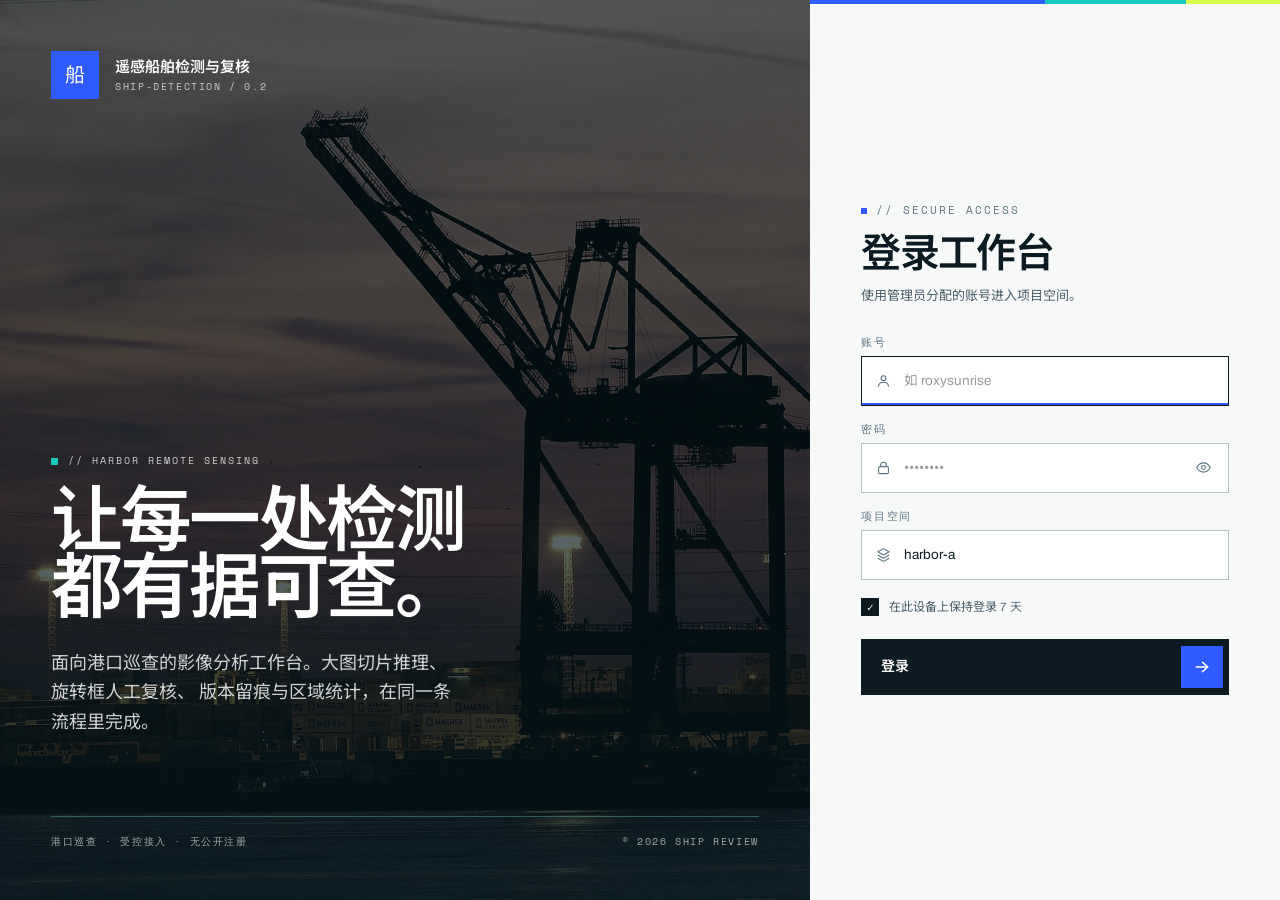
<file: frontend/index.html>
﻿<!DOCTYPE html>
<html lang="zh-CN">
<head>
<meta charset="utf-8">
<meta name="viewport" content="width=device-width, initial-scale=1">
<meta name="theme-color" content="#0a1218">
<title>遥感影像船舶检测与人机协同复核系统</title>
<link rel="icon" href="data:image/svg+xml,%3Csvg xmlns='http://www.w3.org/2000/svg' viewBox='0 0 32 32'%3E%3Crect width='32' height='32' fill='%232f5bff'/%3E%3Cpath d='M6 20h20l-4 6H10z' fill='%23fff'/%3E%3Crect x='14' y='7' width='4' height='12' fill='%23fff'/%3E%3C/svg%3E">
<link rel="preconnect" href="https://fonts.googleapis.com">
<link rel="preconnect" href="https://fonts.gstatic.com" crossorigin>
<link href="https://fonts.googleapis.com/css2?family=Archivo:wght@400;500;600;700&family=Noto+Sans+SC:wght@400;500;700&family=Space+Mono:wght@400;700&display=swap" rel="stylesheet">
<link rel="stylesheet" href="styles.css?v=54">
</head>
<body>

<!-- ============ 登录（受控开户，无公开注册） ============ -->
<div class="login-gate" id="login">
  <div class="gate-scene" aria-hidden="true"></div>
  <div class="gate-top">
    <span class="brand-mark" aria-hidden="true">船</span>
    <span class="brand-name">遥感船舶检测与复核<small>SHIP-DETECTION / 0.2</small></span>
    <span class="gate-top-meta mono">港口巡查 · 受控接入</span>
    <span class="topbar-strip" aria-hidden="true"><i></i><i></i><i></i></span>
  </div>

  <div class="gate-grid">
    <div class="gate-hero">
      <p class="kicker mono">// HARBOR REMOTE SENSING</p>
      <h1>让每一处检测<br>都有据可查。</h1>
      <p class="lede">遥感船舶检测与复核系统：面向港口巡查的影像分析工作台。大图切片推理、旋转框人工复核与版本留痕，在同一条流程里完成。</p>
    </div>

    <form class="login-card" id="login-form">
      <div class="login-card-h">
        <span class="mono">// ACCESS</span>
        <span class="mono dim">受控开户</span>
      </div>

      <h2 class="gate-card-title">进入项目空间</h2>
      <p class="gate-card-sub">使用管理员分配的账号，受控接入。</p>

      <div class="field">
        <label for="login-user">账号</label>
        <select id="login-user">
          <option value="lin.analyst">lin.analyst — 项目分析员</option>
          <option value="roxysunrise">roxysunrise — 项目负责人</option>
        </select>
      </div>
      <div class="field">
        <label for="login-pass">密码</label>
        <input id="login-pass" type="password" value="demo" autocomplete="current-password">
      </div>
      <div class="field">
        <label for="login-project">项目空间</label>
        <select id="login-project">
          <option value="harbor-a">港口巡查 A 区</option>
          <option value="harbor-b">港口巡查 B 区（无权限）</option>
        </select>
      </div>

      <button class="btn primary lg" type="submit">登录工作台</button>

      <div class="login-note">
        首版采用受控开户，不提供公开注册、短信或邮件。选择“B 区”可验证<b>跨项目隔离</b>：服务端会拒绝非成员项目。
      </div>
    </form>
  </div>
</div>

<!-- ============ 应用 ============ -->
<div class="app hidden" id="app">

  <header class="topbar">
    <a class="brand" href="index.html" title="遥感影像船舶检测与人机协同复核">
      <span class="brand-mark" aria-hidden="true">船</span>
      <span class="brand-name">遥感船舶检测与复核<small>SHIP-DETECTION / 0.2</small></span>
    </a>

    <div class="ctx">
      <span class="ctx-item"><i>项目</i><b id="ctx-project">—</b></span>
      <span class="ctx-item"><i>角色</i><b id="ctx-role">—</b></span>
      <span class="ctx-item"><i>接口</i><b id="ctx-api">—</b></span>
    </div>

    <div class="top-right">
      <span class="badge demo" title="任务进度与 AI 候选为前端模拟；坐标、几何与统计口径按真实契约实现">演示数据</span>
      <span class="who mono" id="ctx-user">—</span>
      <button class="btn ghost sm" id="btn-logout">退出</button>
    <span class="topbar-strip" aria-hidden="true"><i></i><i></i><i></i></span>
    </div>
  </header>

  <nav class="tabs" id="rail" aria-label="工作区">
    <span class="tab-ink" aria-hidden="true"></span>
    <button type="button" data-view="project"><i>01</i><span>项目</span></button>
    <button type="button" data-view="task"><i>02</i><span>任务</span></button>
    <button type="button" data-view="workbench"><i>03</i><span>工作台</span></button>
    <a class="rail-link" href="detect.html" title="图片 / 视频检测、坐标查看与 AI 辅助框选"><i>04</i><span>智能检测</span></a>
    <button type="button" data-view="review"><i>05</i><span>疑难复核</span></button>
    <button type="button" data-view="stats"><i>06</i><span>区域统计</span></button>
    <button type="button" data-view="history"><i>07</i><span>修订历史</span></button>
    <button type="button" data-view="export"><i>08</i><span>报告导出</span></button>
    <span class="tabs-end mono">A 区 / 港口巡查</span>
  </nav>

  <div class="shell">
    <main>

      <h1 class="sr-only">遥感影像船舶检测与人机协同复核工作台</h1>

      <!-- ---------- 项目 ---------- -->
      <section class="view light" id="view-project">
        <div class="pad">
          <div class="view-head">
            <div class="vh-main">
              <p class="kicker mono">// 01 — PROJECT</p>
              <h2>项目空间</h2>
            </div>
            <div class="vh-side">
              <p>所有影像、任务、结果与报告均绑定项目，服务端逐请求校验成员关系。</p>
              <div class="vh-meta mono"><span>PRJ-A-0271</span><span>港口巡查 A 区</span><span>受控访问</span></div>
            </div>
          </div>

          <div class="grid-2">
            <div class="card">
              <h3>当前项目</h3>
              <dl class="kv">
                <dt>项目名称</dt><dd id="pj-name">港口巡查 A 区</dd>
                <dt>项目编号</dt><dd class="mono">PRJ-A-0271</dd>
                <dt>当前角色</dt><dd id="pj-role">项目分析员</dd>
                <dt>影像数量</dt><dd>1 幅（harbor.png，2305 × 1537）</dd>
                <dt>检测任务</dt><dd id="pj-task">未创建</dd>
                <dt>存储</dt><dd>私有对象存储 · 项目内可见</dd>
              </dl>
            </div>

            <div class="card">
              <h3>权限边界</h3>
              <p class="muted" style="font-size:12.5px;margin-top:0">
                前端隐藏按钮不能替代服务端校验。以下项目在真实实现中必须逐请求检查：
              </p>
              <div class="check done"><span class="box">✓</span><span>影像、预览瓦片、任务与结果读取</span></div>
              <div class="check done"><span class="box">✓</span><span>修订保存与版本切换</span></div>
              <div class="check done"><span class="box">✓</span><span>区域统计与报告下载</span></div>
              <div class="check"><span class="box">—</span><span>短期签名链接的即时撤权（需鉴权代理）</span></div>
            </div>
          </div>

          <div class="note" style="margin-top:20px">
            项目选择项来自账号实际成员关系，<b>不能由浏览器提交任意项目编号获得权限</b>。跨项目默认不可见。
          </div>

          <div class="grid-3" style="margin-top:20px">
            <div class="card">
              <h3>影像 <span class="tag">真实契约</span></h3>
              <div class="mono" style="font-size:11.5px;color:var(--tx-2);line-height:1.9">
                harbor.png<br>
                2305 × 1537 · RGB<br>
                <span class="dim">sha256</span> <span id="pj-sha">—</span>
              </div>
            </div>
            <div class="card ink">
              <h3>检测结果 <span class="tag model">模型原始</span></h3>
              <div class="stat-line" style="margin-bottom:0">
                <div class="s"><b id="pj-count">—</b><span>模型候选</span></div>
                <div class="s"><b id="pj-cand">—</b><span>合并前候选</span></div>
                <div class="s"><b id="pj-tiles">—</b><span>切片数</span></div>
              </div>
            </div>
            <div class="card signal">
              <h3>下一步</h3>
              <p class="muted" style="font-size:13px;margin:0 0 16px">影像统一在「智能检测」接入；演示模式已内置 harbor.png，可直接创建任务。</p>
              <a class="btn primary sm" href="detect.html">前往智能检测</a>
            </div>
          </div>
        </div>
      </section>

      <!-- ---------- 任务 ---------- -->
      <section class="view light" id="view-task">
        <div class="pad">
          <div class="view-head">
            <div class="vh-main">
              <p class="kicker mono">// 02 — DETECTION</p>
              <h2>检测任务</h2>
            </div>
            <div class="vh-side">
              <p>异步大图检测与渐进反馈：进度来自真实切片记录，临时计数在合并完成后才成为最终值。</p>
              <div class="vh-meta mono"><span>T-0271</span><span>12 TILES</span><span>NMS 0.10</span></div>
            </div>
          </div>

          <div class="grid-2" style="align-items:start">
            <div class="card">
              <div class="row" style="margin-bottom:16px">
                <h3 style="margin:0">任务 #T-0271</h3>
                <span class="tag" id="task-state">未创建</span>
                <div class="spacer"></div>
                <span class="mono muted" id="task-attempt">第 1 次尝试</span>
              </div>

              <div class="stat-line">
                <div class="s"><b id="task-tiles">0/12</b><span>已完成切片</span></div>
                <div class="s"><b id="task-temp">—</b><span>临时候选 <span class="tag pending">临时</span></span></div>
                <div class="s"><b id="task-final">—</b><span>最终数量 <span class="tag confirmed">已发布</span></span></div>
              </div>

              <div class="progress-line"><i id="task-bar"></i></div>

              <div class="row" style="margin-top:14px">
                <button class="btn primary" id="btn-run-task">开始检测</button>
                <button class="btn" id="btn-cancel-task" disabled>取消</button>
                <button class="btn" id="btn-retry-task" disabled>重试</button>
                <div class="spacer"></div>
                <button class="btn sm" id="btn-goto-wb" disabled>进入工作台</button>
              </div>

              <div class="note" style="margin-top:14px">
                取消在可终止边界生效，页面先显示<b>取消请求中</b>，不伪装已停止；重试会重新计算整次尝试，
                中间结果按尝试编号隔离，<b>不会产生重复最终计数</b>。
              </div>
            </div>

            <div class="card">
              <h3>切片进度 <span class="tag" id="tile-params">1024 / 512</span></h3>
              <div class="tiles-grid" id="tiles-grid"></div>
              <div class="hr"></div>
              <div class="mono" style="font-size:11.5px;color:var(--tx-2);line-height:1.8" id="task-log">
                等待创建任务…
              </div>
            </div>
          </div>
        </div>
      </section>

      <!-- ---------- 工作台 ---------- -->
      <section class="view dark" id="view-workbench">
        <div class="wb">
          <div class="banner hidden" id="wb-banner">
            <span>正在查看历史版本 <b id="wb-banner-id">v0</b>（只读，不会修改任何数据）</span>
            <span class="spacer"></span>
            <button class="btn sm" id="btn-exit-readonly">返回当前工作副本</button>
          </div>
          <div class="wb-bar">
            <div class="tool-group" id="tool-group">
              <button class="tool on" data-tool="select">选择</button>
              <button class="tool" data-tool="add">新增框</button>
              <button class="tool" data-tool="ai">AI 补框</button>
            </div>
            <div class="sep"></div>
            <button class="btn sm" id="btn-confirm">确认选中</button>
            <button class="btn sm" id="btn-delete">删除选中</button>
            <div class="sep"></div>
            <button class="btn sm" id="btn-undo">撤销</button>
            <button class="btn sm" id="btn-redo">重做</button>
            <div class="sep"></div>
            <button class="btn sm" id="btn-fit">适应窗口</button>
            <button class="btn sm" id="btn-one">1:1</button>
            <button class="btn sm" id="btn-tiles">切片网格</button>
            <button class="btn sm" id="btn-labels">编号</button>
            <div class="spacer"></div>
            <span class="tag" id="wb-dirty">无未保存修改</span>
            <button class="btn primary sm" id="btn-save">保存修订</button>
          </div>

          <div class="wb-body">
            <aside class="wb-side">
              <div class="side-head">
                <div class="row" style="margin-bottom:8px">
                  <span class="muted" style="font-size:12px">目标列表</span>
                  <div class="spacer"></div>
                  <span class="mono dim" id="list-count" style="font-size:11.5px"></span>
                </div>
                <div class="filters" id="list-filters">
                  <button class="on" data-f="all">全部</button>
                  <button data-f="pending">未检查</button>
                  <button data-f="confirmed">已确认</button>
                  <button data-f="modified">已修改</button>
                  <button data-f="deleted">已删除</button>
                  <button data-f="low">低置信</button>
                </div>
              </div>
              <div class="det-list" id="det-list"></div>
            </aside>

            <div class="canvas-wrap" id="wb-wrap">
              <canvas id="wb-canvas"></canvas>
              <div class="stage-meta">
                <span class="mono">HARBOR.PNG · 2305 × 1537</span>
                <span class="mono">SITE A / 港口巡查 A 区</span>
              </div>
              <div class="overlay-hint" id="wb-hint">滚轮缩放 · 拖动平移 · 点击选择</div>
              <div class="zoom-hud"><span id="wb-zoom">100%</span></div>
            </div>

            <aside class="wb-side right">
              <div class="side-head row">
                <span class="muted" style="font-size:12px">目标详情</span>
                <div class="spacer"></div>
                <span class="tag" id="detail-origin" style="display:none"></span>
              </div>
              <div class="detail" id="wb-detail">
                <div class="empty">未选择目标<br><span class="dim">在画布或列表中选择一个检测框</span></div>
              </div>
            </aside>
          </div>
        </div>
      </section>

      <!-- ---------- 疑难复核 ---------- -->
      <section class="view light" id="view-review">
        <div class="pad">
          <div class="view-head">
            <div class="vh-main">
              <p class="kicker mono">// 05 — REVIEW QUEUE</p>
              <h2>疑难复核</h2>
            </div>
            <div class="vh-side">
              <p>按可解释的原因排序，不是“检测正确概率”；确认单个目标不等于整图审核完成。</p>
              <div class="vh-meta mono"><span>4 REASONS</span><span>GEOMETRY-BASED</span></div>
            </div>
          </div>

          <div class="grid-2" style="align-items:start">
            <div>
              <div class="row" style="margin-bottom:10px">
                <span class="muted" style="font-size:12.5px">待复核 <b id="q-count">0</b> 项</span>
                <div class="spacer"></div>
                <button class="btn sm" id="btn-q-refresh">重新计算</button>
              </div>
              <div id="q-list"></div>
            </div>

            <div class="card">
              <h3>排序依据</h3>
              <div class="reasons">
                <div class="reason"><b>模型把握较低</b><span>置信度低于 0.45</span></div>
                <div class="reason"><b>靠近处理边界</b><span>框到所属切片边缘 &lt; 12 px</span></div>
                <div class="reason"><b>靠近影像边缘</b><span>框到影像边界 &lt; 20 px</span></div>
                <div class="reason"><b>疑似重复检出</b><span>与另一框互相包含中心点，说明 NMS 未合并（碎片）</span></div>
                <div class="reason"><b>空区域抽样</b><span>512 网格内无任何检测</span></div>
              </div>
              <p class="muted" style="font-size:12.5px;margin:18px 0 0">
                前四条由真实几何计算得出（复用多边形 IoU 判定），空区域抽样基于切片候选数。
                排序分数只用于安排复核顺序，<b>不能称为检测正确概率</b>。
              </p>
              <div class="hr"></div>
              <h3>抽样检查建议</h3>
              <div id="q-samples" class="mono" style="font-size:11.5px;color:var(--tx-2);line-height:1.9"></div>
            </div>
          </div>
        </div>
      </section>

      <!-- ---------- 统计 ---------- -->
      <section class="view dark" id="view-stats">
        <div class="wb">
          <div class="wb-bar">
            <div class="tool-group">
              <button class="tool on" data-stat-tool="region">圈选区域</button>
              <button class="tool" data-stat-tool="pan">平移</button>
            </div>
            <div class="sep"></div>
            <button class="btn sm" id="btn-region-clear">清除区域</button>
            <button class="btn sm" id="btn-region-close">闭合区域</button>
            <div class="spacer"></div>
            <span class="mono muted">点击添加顶点 · 双击闭合</span>
          </div>
          <div class="wb-body">
            <div class="canvas-wrap" id="st-wrap">
              <canvas id="st-canvas"></canvas>
              <div class="stage-meta">
                <span class="mono">REGION COUNT / 中心点规则</span>
                <span class="mono">SITE A</span>
              </div>
              <div class="overlay-hint">计数规则：目标中心点落入区域</div>
            </div>
            <aside class="wb-side right" style="width:330px;flex-basis:330px">
              <div class="side-head"><span class="muted" style="font-size:12px">区域盘点</span></div>
              <div class="detail">
                <div id="st-empty" class="empty">尚未圈选区域<br><span class="dim">在左侧点击若干顶点圈出关注区域</span></div>
                <div id="st-result" class="hidden">
                  <table class="tbl">
                    <thead><tr><th>口径</th><th class="num">数量</th></tr></thead>
                    <tbody id="st-rows"></tbody>
                  </table>
                  <div class="note" style="margin-top:12px">
                    重叠区域<b>不直接相加</b>当总数；同一目标只按其中心点归属一次。
                  </div>
                </div>
                <div class="hr"></div>
                <h3 style="font-size:12.5px">全图口径</h3>
                <table class="tbl">
                  <thead><tr><th>状态</th><th class="num">数量</th></tr></thead>
                  <tbody id="st-global"></tbody>
                </table>
              </div>
            </aside>
          </div>
        </div>
      </section>

      <!-- ---------- 历史 ---------- -->
      <section class="view light" id="view-history">
        <div class="pad">
          <div class="view-head">
            <div class="vh-main">
              <p class="kicker mono">// 07 — VERSIONS</p>
              <h2>修订历史</h2>
            </div>
            <div class="vh-side">
              <p>模型原始结果不可变；人工修订以追加版本记录，历史版本只读。</p>
              <div class="vh-meta mono"><span>v0 IMMUTABLE</span><span>APPEND-ONLY</span></div>
            </div>
          </div>
          <div class="grid-2" style="align-items:start">
            <div>
              <div id="ver-list"></div>
            </div>
            <div class="card">
              <h3>版本说明</h3>
              <p class="muted" style="font-size:12.5px;margin-top:0">
                v0 是模型输出，任何时候都不被修改。每次保存生成新版本，记录操作者、时间与变更摘要。
              </p>
              <div class="hr"></div>
              <h3>变更摘要 <span class="tag" id="diff-ver">v0</span></h3>
              <table class="tbl">
                <tbody id="diff-rows"></tbody>
              </table>
              <div class="hr"></div>
              <div class="note warn">
                报告导出绑定指定版本，后续修订不会悄悄改变旧报告。
              </div>
            </div>
          </div>
        </div>
      </section>

      <!-- ---------- 导出 ---------- -->
      <section class="view light" id="view-export">
        <div class="pad">
          <div class="view-head">
            <div class="vh-main">
              <p class="kicker mono">// 08 — EXPORT</p>
              <h2>报告导出</h2>
            </div>
            <div class="vh-side">
              <p>导出绑定影像、任务、模型与结果版本，页面与报告使用同一统计口径。</p>
              <div class="vh-meta mono"><span>CSV</span><span>PNG</span><span>JSON</span></div>
            </div>
          </div>

          <div class="grid-2" style="align-items:start">
            <div class="card">
              <h3>导出内容</h3>
              <div class="field">
                <label for="ex-version">结果版本</label>
                <select id="ex-version"></select>
              </div>
              <div class="check done"><span class="box">✓</span><span>检测结果表（CSV，含四点多边形与复核状态）</span></div>
              <div class="check done"><span class="box">✓</span><span>标注图（PNG，按原图像素绘制）</span></div>
              <div class="check done"><span class="box">✓</span><span>分析报告（JSON，含模型、参数与统计口径）</span></div>
              <div class="row" style="margin-top:14px">
                <button class="btn primary" id="btn-export">生成并下载</button>
                <span class="muted" id="ex-status" style="font-size:12px"></span>
              </div>
            </div>

            <div class="card">
              <h3>报告将包含</h3>
              <dl class="kv" id="ex-preview"></dl>
            </div>
          </div>
        </div>
      </section>

    </main>
  </div>

  <footer class="statusbar">
    <span class="st-live mono"><i aria-hidden="true"></i>LIVE</span>
    <div class="st-marquee" aria-hidden="true">
      <div class="st-track">
        <span>2305 × 1537</span><b>◆</b>
        <span>12 TILES · 1024 / 512 · OVERLAP 128</span><b>◆</b>
        <span>NMS 0.10 · 208 CANDIDATES → 52 MERGED</span><b>◆</b>
        <span>44 / 48 DETECTED</span><b>◆</b>
        <span>YOLOv8l-OBB</span><b>◆</b>
        <span>CONTRACT SHIP-DETECTION / 0.2</span><b>◆</b>
        <span>演示数据 · 非真实推理</span><b>◆</b>
      </div>
    </div>
    <span class="st-right mono"><span id="status-clock">--:--:--</span><span>LOCAL · 127.0.0.1</span></span>
  </footer>
</div>

<div class="toast-host" id="toasts" role="status" aria-live="polite"></div>

<script src="config.js"></script>
<script src="auth-session.js"></script>
<script src="data.js"></script>
<script src="api/geom.js"></script>
<script src="api/mock-backend.js"></script>
<script src="api/client.js"></script>
<script src="app.js?v=12"></script>
<script src="motion.js?v=4"></script>
</body>
</html>
</file>
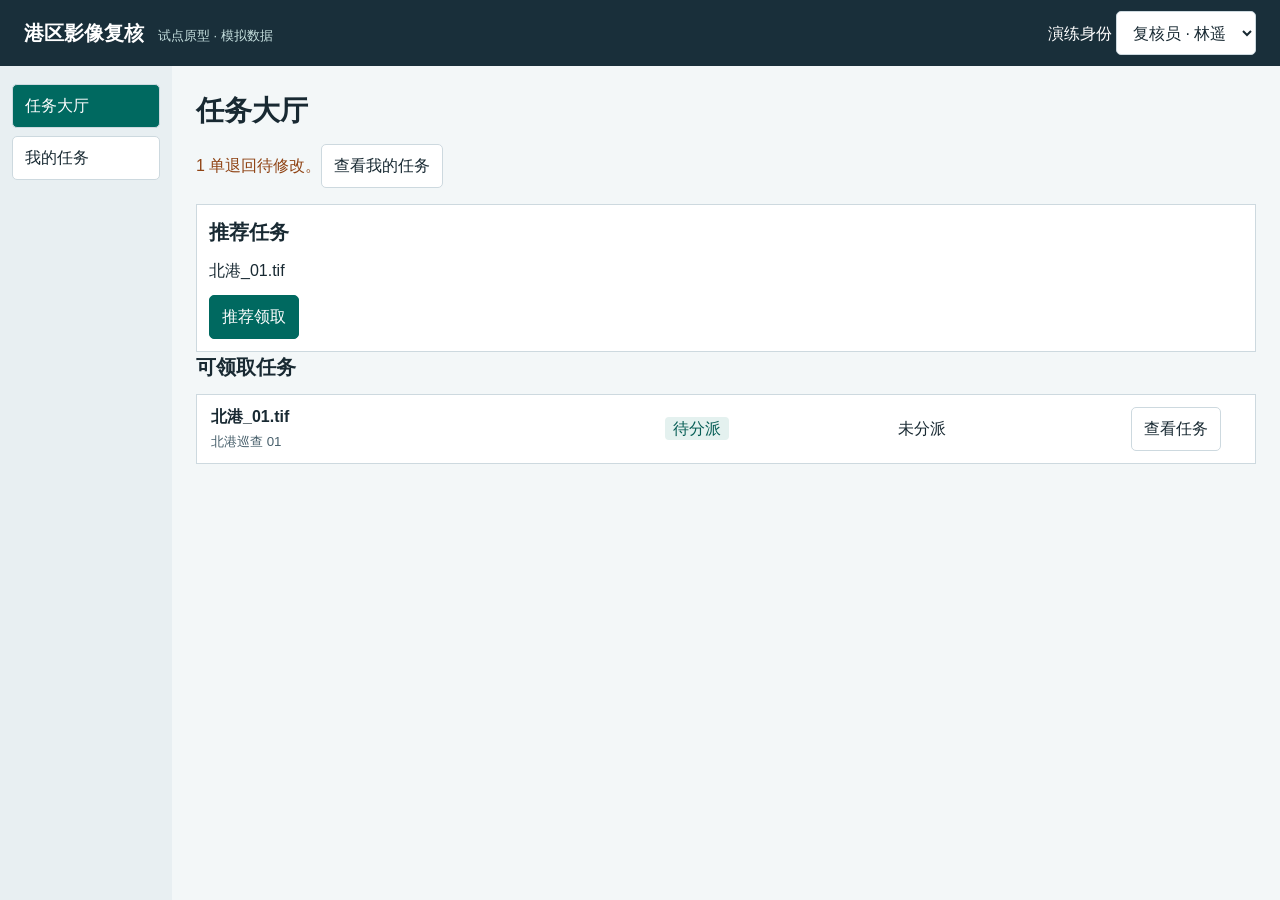
<file: frontend/pilot/index.html>
<!doctype html>
<html lang="zh-CN">
<meta charset="utf-8">
<meta name="viewport" content="width=device-width,initial-scale=1">
<title>港区影像复核 · 试点原型</title>
<link rel="stylesheet" href="pilot.css">
<header><div><strong>港区影像复核</strong><span class="sample">试点原型 · 模拟数据</span></div><label>演练身份 <select id="role"><option value="lead">主管 · 周宁</option><option value="review">复核员 · 林遥</option></select></label></header>
<div class="shell"><nav id="nav" aria-label="主导航"></nav><main id="screen"></main></div>
<div id="feedback" role="status" aria-live="polite"></div>
<dialog id="dialog"><form id="dialog-form"><h2 id="dialog-title"></h2><div id="dialog-content"></div><footer><button type="button" id="cancel">取消</button><button class="primary">确认</button></footer></form></dialog>
<script src="pilot.js" defer></script>
</html>
</file>
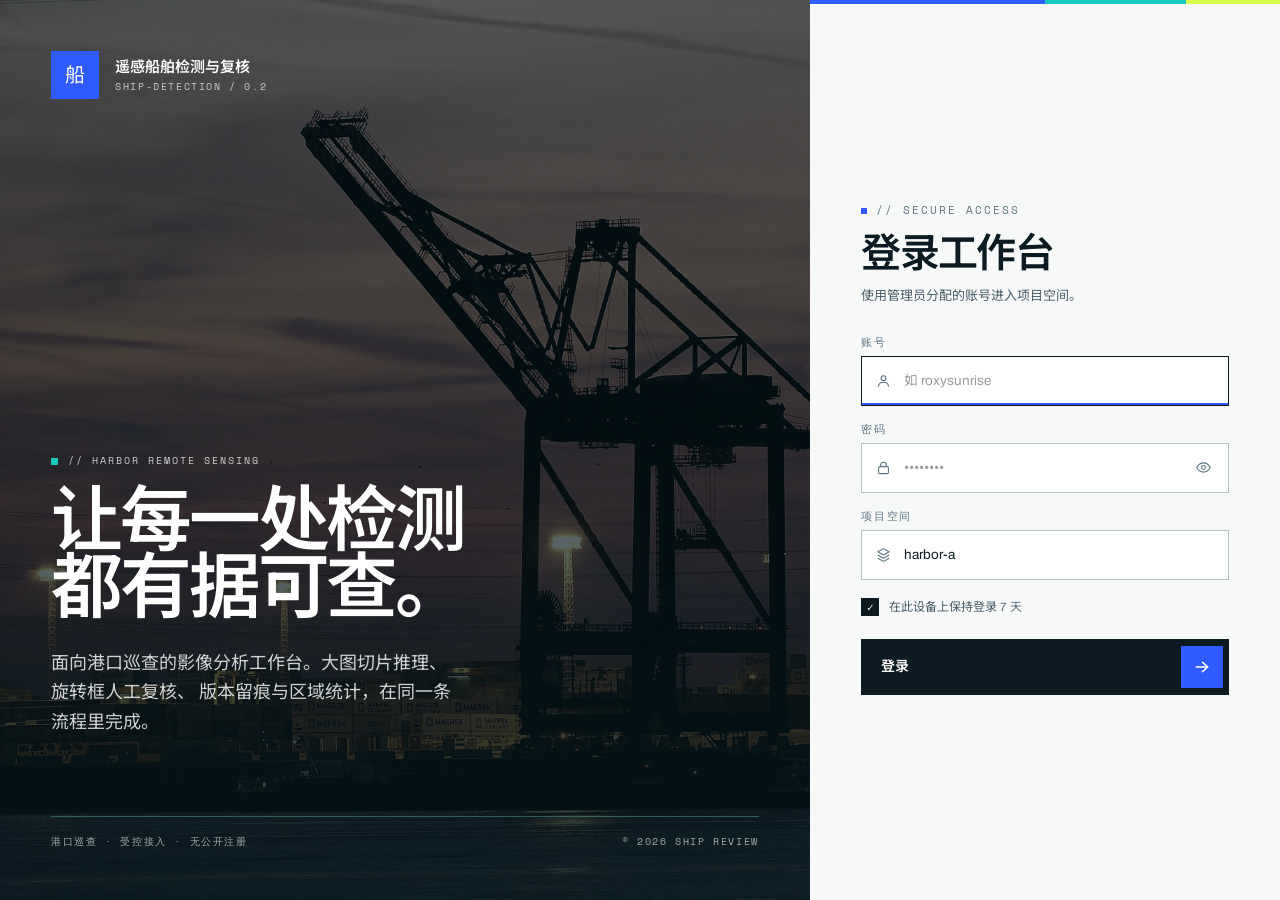
<file: frontend/login.html>
<!DOCTYPE html>
<html lang="zh-CN">
<head>
<meta charset="utf-8">
<meta name="viewport" content="width=device-width, initial-scale=1">
<meta name="theme-color" content="#0a1218">
<meta name="color-scheme" content="light">
<title>登录 · 遥感影像船舶检测与复核</title>
<link rel="icon" href="data:image/svg+xml,%3Csvg xmlns='http://www.w3.org/2000/svg' viewBox='0 0 32 32'%3E%3Crect width='32' height='32' fill='%232f5bff'/%3E%3Cpath d='M6 20h20l-4 6H10z' fill='%23ffffff'/%3E%3Crect x='14' y='7' width='4' height='12' fill='%23ffffff'/%3E%3C/svg%3E">
<link rel="preload" as="image" href="assets/harbor-login.webp">
<link rel="preconnect" href="https://fonts.googleapis.com">
<link rel="preconnect" href="https://fonts.gstatic.com" crossorigin>
<link href="https://fonts.googleapis.com/css2?family=Archivo:wght@400;500;600;700&family=Noto+Sans+SC:wght@400;500;700&family=Space+Mono:wght@400;700&display=swap" rel="stylesheet">
<link rel="stylesheet" href="login.css?v=20">
</head>
<body>

<div class="scene" aria-hidden="true">
  <img src="assets/harbor-login.webp" alt="" width="1920" height="1440" decoding="async">
</div>

<main class="split">

  <section class="intro">
    <div class="intro-brand">
      <span class="mark" aria-hidden="true">船</span>
      <span class="brand-text">遥感船舶检测与复核<small>ship-detection / 0.2</small></span>
    </div>

    <div class="intro-copy">
      <p class="kicker">// HARBOR REMOTE SENSING</p>
      <h1>让每一处检测<br>都有据可查。</h1>
      <p class="lede">
        面向港口巡查的影像分析工作台。大图切片推理、旋转框人工复核、
        版本留痕与区域统计，在同一条流程里完成。
      </p>
    </div>

    <div class="intro-foot">
      <span>港口巡查 · 受控接入 · 无公开注册</span>
      <span>© 2026 SHIP REVIEW</span>
    </div>
  </section>

  <section class="panel" aria-labelledby="login-title">
    <div class="channels" aria-hidden="true"><i></i><i></i><i></i></div>

    <div class="panel-inner">
      <header class="panel-head">
        <p class="panel-kicker">// SECURE ACCESS</p>
        <h2 id="login-title">登录工作台</h2>
        <p class="hint">使用管理员分配的账号进入项目空间。</p>
      </header>

      <div class="alert" id="alert" role="alert" hidden>
        <span class="alert-icon" aria-hidden="true">
          <svg viewBox="0 0 16 16" width="15" height="15">
            <circle cx="8" cy="8" r="6.3" fill="none" stroke="currentColor" stroke-width="1.3"/>
            <path d="M8 4.7v4" stroke="currentColor" stroke-width="1.6" stroke-linecap="round"/>
            <circle cx="8" cy="11.2" r=".95" fill="currentColor"/>
          </svg>
        </span>
        <div class="alert-body">
          <p id="alert-msg"></p>
          <code id="alert-code" hidden></code>
        </div>
      </div>

      <form id="login-form" novalidate autocomplete="on">
        <div class="field">
          <label for="username">账号</label>
          <div class="control">
            <svg class="field-icon" viewBox="0 0 24 24" aria-hidden="true">
              <circle cx="12" cy="8" r="3.4" fill="none" stroke="currentColor" stroke-width="1.6"/>
              <path d="M4.8 19.2c.6-3.6 3.4-5.4 7.2-5.4s6.6 1.8 7.2 5.4" fill="none" stroke="currentColor" stroke-width="1.6" stroke-linecap="round"/>
            </svg>
            <input id="username" name="username" type="text" autocomplete="username"
                   spellcheck="false" autocapitalize="none" autocorrect="off"
                   placeholder="如 roxysunrise" maxlength="64" required
                   aria-describedby="err-user" autofocus>
          </div>
          <span class="field-err" id="err-user" role="alert"></span>
        </div>

        <div class="field">
          <label for="password">密码</label>
          <div class="control">
            <svg class="field-icon" viewBox="0 0 24 24" aria-hidden="true">
              <rect x="5" y="10" width="14" height="10" rx="2" fill="none" stroke="currentColor" stroke-width="1.6"/>
              <path d="M8 10V7.8a4 4 0 0 1 8 0V10" fill="none" stroke="currentColor" stroke-width="1.6"/>
            </svg>
            <input id="password" name="password" type="password" autocomplete="current-password"
                   placeholder="••••••••" required aria-describedby="err-pass">
            <button class="reveal" id="toggle-pass" type="button" aria-label="显示密码" aria-pressed="false">
              <svg viewBox="0 0 24 24" width="17" height="17" aria-hidden="true">
                <path d="M2.5 12s3.6-6.5 9.5-6.5S21.5 12 21.5 12 17.9 18.5 12 18.5 2.5 12 2.5 12Z"
                      fill="none" stroke="currentColor" stroke-width="1.5"/>
                <circle cx="12" cy="12" r="2.7" fill="none" stroke="currentColor" stroke-width="1.5"/>
              </svg>
            </button>
          </div>
          <span class="field-err" id="err-pass" role="alert"></span>
          <p class="caps" id="caps" aria-live="polite" hidden>大写锁定已开启</p>
        </div>

        <div class="field">
          <label for="project">项目空间</label>
          <div class="control">
            <svg class="field-icon" viewBox="0 0 24 24" aria-hidden="true">
              <path d="m12 3 8 4.5-8 4.5-8-4.5L12 3Z" fill="none" stroke="currentColor" stroke-width="1.6" stroke-linejoin="round"/>
              <path d="m4 12 8 4.5 8-4.5M4 16.5 12 21l8-4.5" fill="none" stroke="currentColor" stroke-width="1.6" stroke-linejoin="round"/>
            </svg>
            <input id="project" name="project" type="text" list="project-list" autocomplete="off"
                   spellcheck="false" placeholder="如 harbor-a" maxlength="64" required
                   aria-describedby="err-project">
            <datalist id="project-list"></datalist>
          </div>
          <span class="field-err" id="err-project" role="alert"></span>
        </div>

        <label class="remember" for="remember">
          <input type="checkbox" id="remember" checked>
          <span class="box" aria-hidden="true"></span>
          <span>在此设备上保持登录 <em>7 天</em></span>
        </label>

        <button class="submit" id="submit" type="submit">
          <span class="spinner" aria-hidden="true"></span>
          <span class="label">登录</span>
          <svg class="btn-arrow" viewBox="0 0 24 24" aria-hidden="true">
            <path d="M5 12h13M12.5 6.5 19 12l-6.5 5.5" fill="none" stroke="currentColor" stroke-width="1.8" stroke-linecap="round" stroke-linejoin="round"/>
          </svg>
        </button>
      </form>
    </div>
  </section>

</main>

<noscript>
  <div class="noscript">本页需要启用 JavaScript 才能登录。</div>
</noscript>

<script src="config.js"></script>
<script src="auth-config.js"></script>
<script src="auth-session.js"></script>
<script src="login.js?v=2"></script>
</body>
</html>
</file>
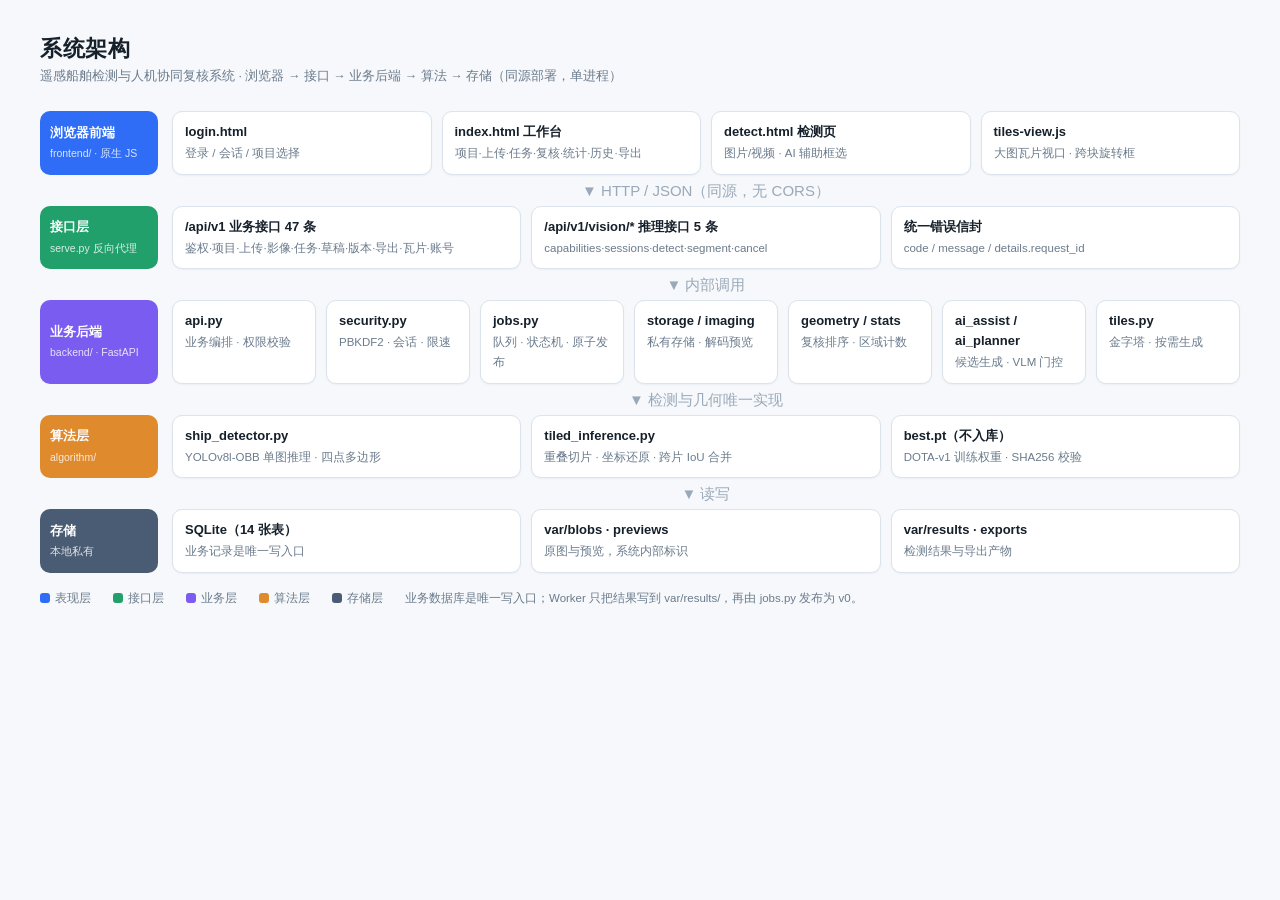
<file: docs/report/figures/architecture.html>
<!DOCTYPE html>
<html lang="zh-CN">
<head>
<meta charset="utf-8">
<title>系统架构图</title>
<style>
  * { box-sizing: border-box; }
  body { margin: 0; padding: 34px 40px; background: #f6f8fb; color: #16202b;
         font-family: "Microsoft YaHei", "Segoe UI", sans-serif; }
  h1 { font-size: 22px; margin: 0 0 4px; letter-spacing: .5px; }
  .sub { font-size: 12.5px; color: #6b7b8c; margin-bottom: 26px; }
  .layer { display: flex; align-items: stretch; gap: 14px; margin-bottom: 12px; }
  .tag { width: 118px; flex: 0 0 118px; border-radius: 10px; padding: 12px 10px;
         color: #fff; font-size: 12.5px; font-weight: 600; line-height: 1.5;
         display: flex; flex-direction: column; justify-content: center; }
  .tag small { font-weight: 400; opacity: .82; font-size: 10.5px; margin-top: 4px; }
  .boxes { flex: 1; display: flex; gap: 10px; flex-wrap: wrap; }
  .box { flex: 1; min-width: 132px; background: #fff; border: 1px solid #dbe3ec;
         border-radius: 10px; padding: 10px 12px; font-size: 12.5px; line-height: 1.55;
         box-shadow: 0 1px 2px rgba(20,40,70,.05); }
  .box b { display: block; font-size: 13px; margin-bottom: 2px; }
  .box span { color: #6b7b8c; font-size: 11.5px; }
  .l1 .tag { background: #2f6df6; }
  .l2 .tag { background: #22a06b; }
  .l3 .tag { background: #7a5cf0; }
  .l4 .tag { background: #e08a2e; }
  .l5 .tag { background: #4a5c73; }
  .arrow { text-align: center; color: #9aa9ba; font-size: 15px; line-height: 1;
           margin: -4px 0 8px 132px; }
  .legend { margin-top: 18px; font-size: 11.5px; color: #6b7b8c; display: flex; gap: 22px; }
  .legend i { display: inline-block; width: 10px; height: 10px; border-radius: 3px;
              margin-right: 5px; vertical-align: -1px; }
</style>
</head>
<body>
  <h1>系统架构</h1>
  <div class="sub">遥感船舶检测与人机协同复核系统 · 浏览器 → 接口 → 业务后端 → 算法 → 存储（同源部署，单进程）</div>

  <div class="layer l1">
    <div class="tag">浏览器前端<small>frontend/ · 原生 JS</small></div>
    <div class="boxes">
      <div class="box"><b>login.html</b><span>登录 / 会话 / 项目选择</span></div>
      <div class="box"><b>index.html 工作台</b><span>项目·上传·任务·复核·统计·历史·导出</span></div>
      <div class="box"><b>detect.html 检测页</b><span>图片/视频 · AI 辅助框选</span></div>
      <div class="box"><b>tiles-view.js</b><span>大图瓦片视口 · 跨块旋转框</span></div>
    </div>
  </div>
  <div class="arrow">▼ HTTP / JSON（同源，无 CORS）</div>

  <div class="layer l2">
    <div class="tag">接口层<small>serve.py 反向代理</small></div>
    <div class="boxes">
      <div class="box"><b>/api/v1 业务接口 47 条</b><span>鉴权·项目·上传·影像·任务·草稿·版本·导出·瓦片·账号</span></div>
      <div class="box"><b>/api/v1/vision/* 推理接口 5 条</b><span>capabilities·sessions·detect·segment·cancel</span></div>
      <div class="box"><b>统一错误信封</b><span>code / message / details.request_id</span></div>
    </div>
  </div>
  <div class="arrow">▼ 内部调用</div>

  <div class="layer l3">
    <div class="tag">业务后端<small>backend/ · FastAPI</small></div>
    <div class="boxes">
      <div class="box"><b>api.py</b><span>业务编排 · 权限校验</span></div>
      <div class="box"><b>security.py</b><span>PBKDF2 · 会话 · 限速</span></div>
      <div class="box"><b>jobs.py</b><span>队列 · 状态机 · 原子发布</span></div>
      <div class="box"><b>storage / imaging</b><span>私有存储 · 解码预览</span></div>
      <div class="box"><b>geometry / stats</b><span>复核排序 · 区域计数</span></div>
      <div class="box"><b>ai_assist / ai_planner</b><span>候选生成 · VLM 门控</span></div>
      <div class="box"><b>tiles.py</b><span>金字塔 · 按需生成</span></div>
    </div>
  </div>
  <div class="arrow">▼ 检测与几何唯一实现</div>

  <div class="layer l4">
    <div class="tag">算法层<small>algorithm/</small></div>
    <div class="boxes">
      <div class="box"><b>ship_detector.py</b><span>YOLOv8l-OBB 单图推理 · 四点多边形</span></div>
      <div class="box"><b>tiled_inference.py</b><span>重叠切片 · 坐标还原 · 跨片 IoU 合并</span></div>
      <div class="box"><b>best.pt（不入库）</b><span>DOTA-v1 训练权重 · SHA256 校验</span></div>
    </div>
  </div>
  <div class="arrow">▼ 读写</div>

  <div class="layer l5">
    <div class="tag">存储<small>本地私有</small></div>
    <div class="boxes">
      <div class="box"><b>SQLite（14 张表）</b><span>业务记录是唯一写入口</span></div>
      <div class="box"><b>var/blobs · previews</b><span>原图与预览，系统内部标识</span></div>
      <div class="box"><b>var/results · exports</b><span>检测结果与导出产物</span></div>
    </div>
  </div>

  <div class="legend">
    <span><i style="background:#2f6df6"></i>表现层</span>
    <span><i style="background:#22a06b"></i>接口层</span>
    <span><i style="background:#7a5cf0"></i>业务层</span>
    <span><i style="background:#e08a2e"></i>算法层</span>
    <span><i style="background:#4a5c73"></i>存储层</span>
    <span>业务数据库是唯一写入口；Worker 只把结果写到 var/results/，再由 jobs.py 发布为 v0。</span>
  </div>
</body>
</html>
</file>
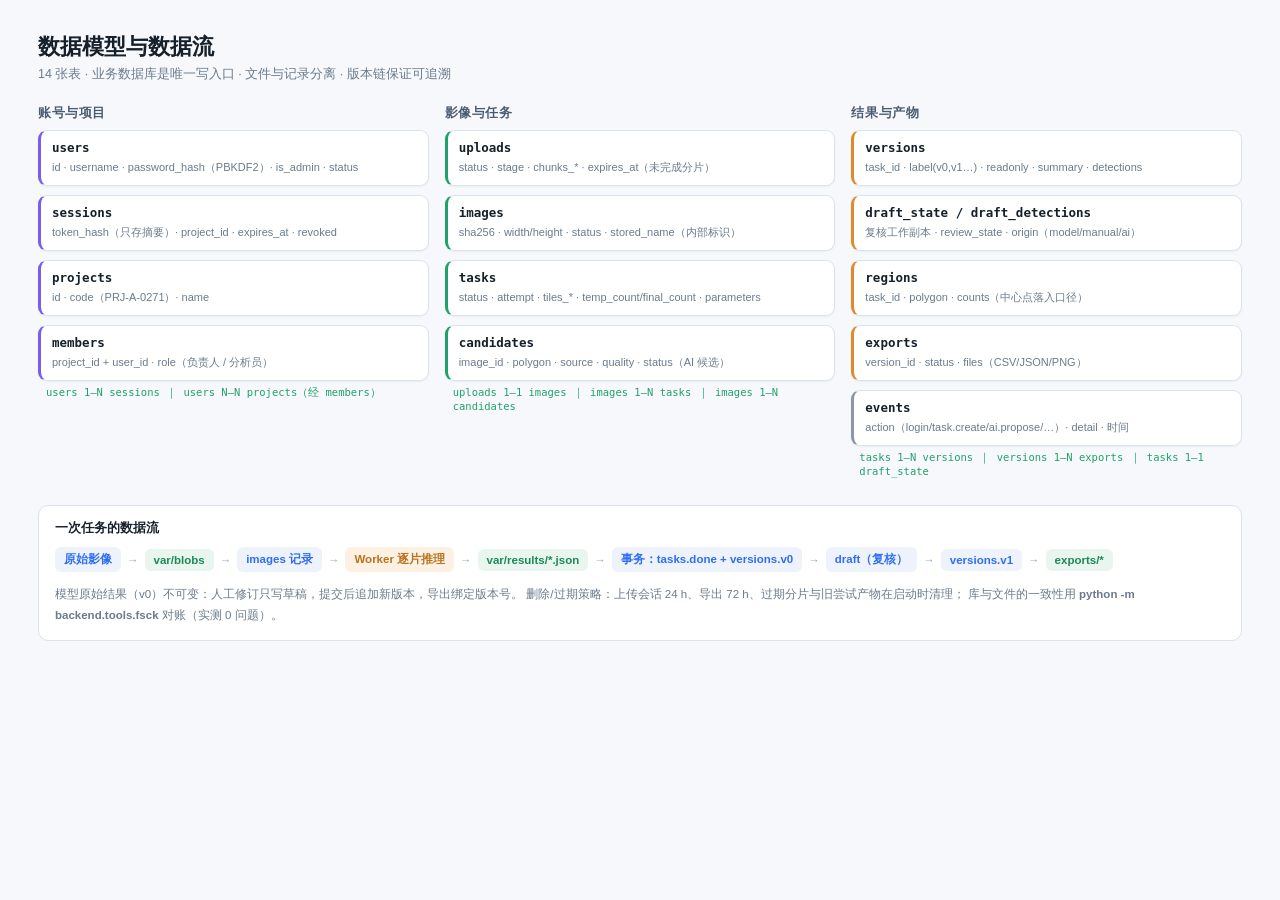
<file: docs/report/figures/data-model.html>
<!DOCTYPE html>
<html lang="zh-CN">
<head>
<meta charset="utf-8">
<title>数据模型与数据流</title>
<style>
  * { box-sizing: border-box; }
  body { margin: 0; padding: 32px 38px; background: #f6f8fb; color: #16202b;
         font-family: "Microsoft YaHei", "Segoe UI", sans-serif; }
  h1 { font-size: 22px; margin: 0 0 4px; }
  .sub { font-size: 12.5px; color: #6b7b8c; margin-bottom: 22px; }
  .cols { display: flex; gap: 16px; align-items: flex-start; }
  .col { flex: 1; }
  .col > h2 { font-size: 12.5px; margin: 0 0 8px; color: #4a5c73; letter-spacing: .6px; }
  .ent { background: #fff; border: 1px solid #dbe3ec; border-left: 3px solid #2f6df6;
         border-radius: 9px; padding: 9px 11px; margin-bottom: 9px;
         box-shadow: 0 1px 2px rgba(20,40,70,.05); }
  .ent h3 { font-size: 12.5px; margin: 0 0 4px; font-family: Consolas, monospace; }
  .ent p { margin: 0; font-size: 11px; color: #6b7b8c; line-height: 1.55; }
  .ent.acc { border-left-color: #7a5cf0; }
  .ent.img { border-left-color: #22a06b; }
  .ent.res { border-left-color: #e08a2e; }
  .ent.evt { border-left-color: #8a97a8; }
  .rel { font-size: 10.5px; color: #22a06b; font-family: Consolas, monospace;
         margin: -4px 0 8px 8px; }
  .flowline { margin-top: 20px; background: #fff; border: 1px solid #dbe3ec;
              border-radius: 10px; padding: 14px 16px; }
  .flowline h3 { font-size: 12.5px; margin: 0 0 10px; }
  .chain { display: flex; align-items: center; gap: 6px; flex-wrap: wrap; font-size: 11.5px; }
  .node { background: #eef3fb; color: #2f6df6; border-radius: 6px; padding: 5px 9px;
          font-weight: 600; }
  .node.g { background: #e8f6ef; color: #1d8a56; }
  .node.o { background: #fdf1e4; color: #b8731c; }
  .ar { color: #9aa9ba; }
  .note { margin-top: 12px; font-size: 11.5px; color: #6b7b8c; line-height: 1.8; }
</style>
</head>
<body>
  <h1>数据模型与数据流</h1>
  <div class="sub">14 张表 · 业务数据库是唯一写入口 · 文件与记录分离 · 版本链保证可追溯</div>

  <div class="cols">
    <div class="col">
      <h2>账号与项目</h2>
      <div class="ent acc"><h3>users</h3><p>id · username · password_hash（PBKDF2）· is_admin · status</p></div>
      <div class="ent acc"><h3>sessions</h3><p>token_hash（只存摘要）· project_id · expires_at · revoked</p></div>
      <div class="ent acc"><h3>projects</h3><p>id · code（PRJ-A-0271）· name</p></div>
      <div class="ent acc"><h3>members</h3><p>project_id + user_id · role（负责人 / 分析员）</p></div>
      <div class="rel">users 1—N sessions ｜ users N—N projects（经 members）</div>
    </div>

    <div class="col">
      <h2>影像与任务</h2>
      <div class="ent img"><h3>uploads</h3><p>status · stage · chunks_* · expires_at（未完成分片）</p></div>
      <div class="ent img"><h3>images</h3><p>sha256 · width/height · status · stored_name（内部标识）</p></div>
      <div class="ent img"><h3>tasks</h3><p>status · attempt · tiles_* · temp_count/final_count · parameters</p></div>
      <div class="ent img"><h3>candidates</h3><p>image_id · polygon · source · quality · status（AI 候选）</p></div>
      <div class="rel">uploads 1—1 images ｜ images 1—N tasks ｜ images 1—N candidates</div>
    </div>

    <div class="col">
      <h2>结果与产物</h2>
      <div class="ent res"><h3>versions</h3><p>task_id · label(v0,v1…) · readonly · summary · detections</p></div>
      <div class="ent res"><h3>draft_state / draft_detections</h3><p>复核工作副本 · review_state · origin（model/manual/ai）</p></div>
      <div class="ent res"><h3>regions</h3><p>task_id · polygon · counts（中心点落入口径）</p></div>
      <div class="ent res"><h3>exports</h3><p>version_id · status · files（CSV/JSON/PNG）</p></div>
      <div class="ent evt"><h3>events</h3><p>action（login/task.create/ai.propose/…）· detail · 时间</p></div>
      <div class="rel">tasks 1—N versions ｜ versions 1—N exports ｜ tasks 1—1 draft_state</div>
    </div>
  </div>

  <div class="flowline">
    <h3>一次任务的数据流</h3>
    <div class="chain">
      <span class="node">原始影像</span><span class="ar">→</span>
      <span class="node g">var/blobs</span><span class="ar">→</span>
      <span class="node">images 记录</span><span class="ar">→</span>
      <span class="node o">Worker 逐片推理</span><span class="ar">→</span>
      <span class="node g">var/results/*.json</span><span class="ar">→</span>
      <span class="node">事务：tasks.done + versions.v0</span><span class="ar">→</span>
      <span class="node">draft（复核）</span><span class="ar">→</span>
      <span class="node">versions.v1</span><span class="ar">→</span>
      <span class="node g">exports/*</span>
    </div>
    <div class="note">
      模型原始结果（v0）不可变：人工修订只写草稿，提交后追加新版本，导出绑定版本号。
      删除/过期策略：上传会话 24 h、导出 72 h、过期分片与旧尝试产物在启动时清理；
      库与文件的一致性用 <b>python -m backend.tools.fsck</b> 对账（实测 0 问题）。
    </div>
  </div>
</body>
</html>
</file>
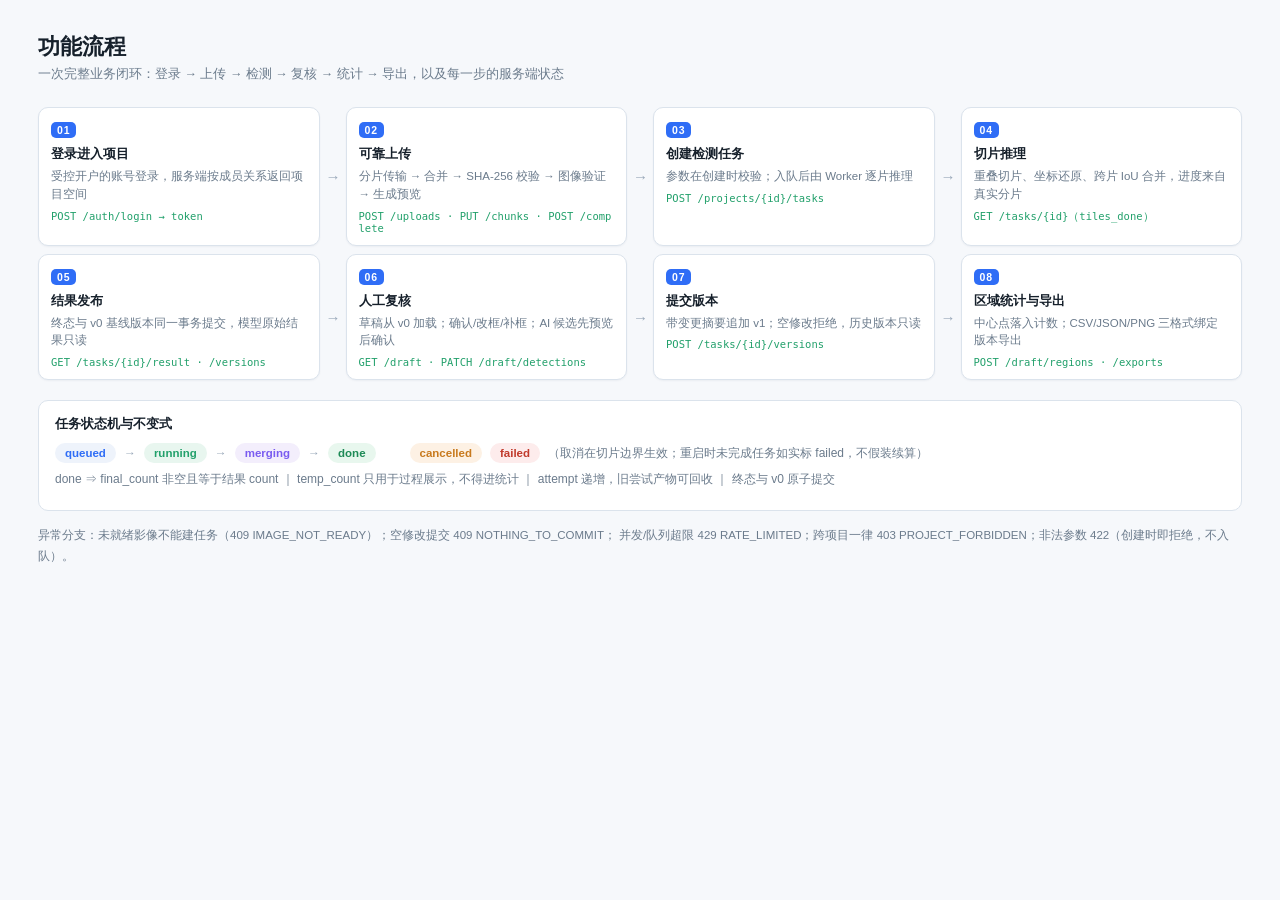
<file: docs/report/figures/flow.html>
<!DOCTYPE html>
<html lang="zh-CN">
<head>
<meta charset="utf-8">
<title>功能流程图</title>
<style>
  * { box-sizing: border-box; }
  body { margin: 0; padding: 32px 38px; background: #f6f8fb; color: #16202b;
         font-family: "Microsoft YaHei", "Segoe UI", sans-serif; }
  h1 { font-size: 22px; margin: 0 0 4px; }
  .sub { font-size: 12.5px; color: #6b7b8c; margin-bottom: 24px; }
  .flow { display: flex; align-items: stretch; gap: 0; margin-bottom: 8px; }
  .step { flex: 1; background: #fff; border: 1px solid #dbe3ec; border-radius: 10px;
          padding: 12px 12px 11px; position: relative; box-shadow: 0 1px 2px rgba(20,40,70,.05); }
  .step + .step { margin-left: 26px; }
  .step + .step::before { content: "→"; position: absolute; left: -21px; top: 50%;
          transform: translateY(-50%); color: #9aa9ba; font-size: 15px; }
  .no { font-size: 10.5px; font-weight: 700; letter-spacing: .8px; color: #fff;
        background: #2f6df6; border-radius: 5px; padding: 2px 6px; display: inline-block; }
  .step h3 { font-size: 13px; margin: 7px 0 5px; }
  .step p { font-size: 11.5px; color: #6b7b8c; margin: 0; line-height: 1.55; }
  .step .api { display: block; margin-top: 6px; font-size: 10.5px; color: #22a06b;
               font-family: Consolas, monospace; word-break: break-all; }
  .states { margin-top: 20px; background: #fff; border: 1px solid #dbe3ec; border-radius: 10px;
            padding: 14px 16px; }
  .states h3 { font-size: 13px; margin: 0 0 10px; }
  .row { display: flex; align-items: center; gap: 8px; font-size: 12px; flex-wrap: wrap;
         margin-bottom: 8px; }
  .chip { padding: 4px 10px; border-radius: 999px; font-size: 11.5px; font-weight: 600; }
  .q { background: #eef3fb; color: #2f6df6; }
  .r { background: #e8f6ef; color: #22a06b; }
  .m { background: #f3eefc; color: #7a5cf0; }
  .d { background: #e8f7ee; color: #1d8a56; }
  .c { background: #fdf1e4; color: #c87a1e; }
  .f { background: #fdecec; color: #c0392b; }
  .arrowtxt { color: #9aa9ba; }
  .note { margin-top: 14px; font-size: 11.5px; color: #6b7b8c; line-height: 1.8; }
</style>
</head>
<body>
  <h1>功能流程</h1>
  <div class="sub">一次完整业务闭环：登录 → 上传 → 检测 → 复核 → 统计 → 导出，以及每一步的服务端状态</div>

  <div class="flow">
    <div class="step">
      <span class="no">01</span>
      <h3>登录进入项目</h3>
      <p>受控开户的账号登录，服务端按成员关系返回项目空间</p>
      <span class="api">POST /auth/login → token</span>
    </div>
    <div class="step">
      <span class="no">02</span>
      <h3>可靠上传</h3>
      <p>分片传输 → 合并 → SHA-256 校验 → 图像验证 → 生成预览</p>
      <span class="api">POST /uploads · PUT /chunks · POST /complete</span>
    </div>
    <div class="step">
      <span class="no">03</span>
      <h3>创建检测任务</h3>
      <p>参数在创建时校验；入队后由 Worker 逐片推理</p>
      <span class="api">POST /projects/{id}/tasks</span>
    </div>
    <div class="step">
      <span class="no">04</span>
      <h3>切片推理</h3>
      <p>重叠切片、坐标还原、跨片 IoU 合并，进度来自真实分片</p>
      <span class="api">GET /tasks/{id}（tiles_done）</span>
    </div>
  </div>

  <div class="flow">
    <div class="step">
      <span class="no">05</span>
      <h3>结果发布</h3>
      <p>终态与 v0 基线版本同一事务提交，模型原始结果只读</p>
      <span class="api">GET /tasks/{id}/result · /versions</span>
    </div>
    <div class="step">
      <span class="no">06</span>
      <h3>人工复核</h3>
      <p>草稿从 v0 加载；确认/改框/补框；AI 候选先预览后确认</p>
      <span class="api">GET /draft · PATCH /draft/detections</span>
    </div>
    <div class="step">
      <span class="no">07</span>
      <h3>提交版本</h3>
      <p>带变更摘要追加 v1；空修改拒绝，历史版本只读</p>
      <span class="api">POST /tasks/{id}/versions</span>
    </div>
    <div class="step">
      <span class="no">08</span>
      <h3>区域统计与导出</h3>
      <p>中心点落入计数；CSV/JSON/PNG 三格式绑定版本导出</p>
      <span class="api">POST /draft/regions · /exports</span>
    </div>
  </div>

  <div class="states">
    <h3>任务状态机与不变式</h3>
    <div class="row">
      <span class="chip q">queued</span><span class="arrowtxt">→</span>
      <span class="chip r">running</span><span class="arrowtxt">→</span>
      <span class="chip m">merging</span><span class="arrowtxt">→</span>
      <span class="chip d">done</span>
      <span style="width:18px"></span>
      <span class="chip c">cancelled</span>
      <span class="chip f">failed</span>
      <span style="color:#6b7b8c">（取消在切片边界生效；重启时未完成任务如实标 failed，不假装续算）</span>
    </div>
    <div class="row">
      <span style="color:#6b7b8c">
        done ⇒ final_count 非空且等于结果 count ｜ temp_count 只用于过程展示，不得进统计 ｜
        attempt 递增，旧尝试产物可回收 ｜ 终态与 v0 原子提交
      </span>
    </div>
  </div>

  <div class="note">
    异常分支：未就绪影像不能建任务（409 IMAGE_NOT_READY）；空修改提交 409 NOTHING_TO_COMMIT；
    并发/队列超限 429 RATE_LIMITED；跨项目一律 403 PROJECT_FORBIDDEN；非法参数 422（创建时即拒绝，不入队）。
  </div>
</body>
</html>
</file>
<file: frontend/styles.css>
/* ============================================================================
   PRIME / COASTAL TECH UI SYSTEM
   Reference: primes.com.au's industrial frame, re-coloured from the harbour at
   night: deep water, cool mist, cobalt signal, aqua data and a lime highlight.
   Grotesk display type, mono annotations, square edges, arrow tiles.
   ========================================================================== */

:root {
  /* coastal tech palette */
  --signal: #2f5bff;        /* cobalt signal */
  --signal-deep: #1d3fd1;
  --signal-fill: #2f5bff;   /* carries white text */
  --teal: #19c9bc;          /* harbour aqua */
  --teal-fill: #0b7a72;
  --teal-bright: #5ff3e4;
  --teal-text: #5ff3e4;
  --safety: #d8ff4a;        /* lime highlight */
  --danger: #d92d50;        /* coral alert */
  --danger-text: #ff8fa3;
  --navy: #0a1218;          /* deep water */
  --shell: #070d12;         /* below the waterline */
  --concrete: #e8eef1;      /* cool quay mist */
  --manifest: #f7f9f9;      /* sheet */

  /* legacy aliases used across the components */
  --red: var(--signal);
  --red-deep: var(--signal-deep);
  --red-fill: var(--signal-fill);
  --black: #0c1a22;
  --off-black: #1e303a;
  --grey-1: #e8eef1;
  --grey-2: #b7c7ce;
  --grey-3: #8fa3ad;
  --paper: #f7f9f9;
  --white: #fff;

  /* type */
  --sans: "Archivo", "Noto Sans SC", "Helvetica Neue", Arial, "Microsoft YaHei", sans-serif;
  --mono: "Space Mono", "Cascadia Mono", Consolas, monospace;

  /* motion (tokens mirrored from the reference site) */
  --ease: cubic-bezier(.14, .9, .34, .94);
  --ease-out: cubic-bezier(.5, .5, 0, 1);
  --ease-bounce: cubic-bezier(.32, 1.51, .36, .97);
  --t-fast: .2s ease;
  --t: .35s var(--ease);
  --t-slow: .7s var(--ease-out);

  /* dark field defaults (used outside a .view) */
  --field: #0a1218;
  --surface: #101e26;
  --surface-2: #162a34;
  --line: #22343e;
  --line-2: #334a55;
  --tx: #f7f9f9;
  --tx-2: #b7c7ce;
  --tx-3: #8fa3ad;
  --accent-text: #5ff3e4;
  --card: #101e26;
  --input-bg: #0b1820;
  --btn-bg: #f7f9f9;
  --btn-fg: #0a1218;
  --sel-arrow: url("data:image/svg+xml,%3Csvg xmlns='http://www.w3.org/2000/svg' width='12' height='8' viewBox='0 0 12 8'%3E%3Cpath d='M1 1.5 6 6.5l5-5' fill='none' stroke='%23f2f2f2' stroke-width='1.2'/%3E%3C/svg%3E");
}

* { box-sizing: border-box; }
*, *::before, *::after { border-radius: 0; }

html, body {
  margin: 0;
  height: 100%;
}

html { background: #0a1218; }

body {
  background: var(--field);
  color: var(--tx);
  font: 400 15px/1.6 var(--sans);
  -webkit-font-smoothing: antialiased;
  text-rendering: optimizeLegibility;
  overflow: hidden;
}

button, input, select, textarea { font: inherit; color: inherit; }
button { cursor: pointer; }
a { color: inherit; }

::selection { background: var(--red); color: #fff; }

:focus-visible {
  outline: 2px solid var(--red);
  outline-offset: 3px;
}

.hidden { display: none !important; }
.mono { font-family: var(--mono); font-variant-numeric: tabular-nums; }
.muted { color: var(--tx-2); }
.dim { color: var(--tx-3); }
.nowrap { white-space: nowrap; }
.spacer { flex: 1 1 auto; }

/* ------------------------------------------------------------------ scroll */
* { scrollbar-width: thin; scrollbar-color: #33505a transparent; }
::-webkit-scrollbar { width: 8px; height: 8px; }
::-webkit-scrollbar-track { background: transparent; }
::-webkit-scrollbar-thumb { background: #33505a; }
::-webkit-scrollbar-thumb:hover { background: #4b6b75; }
.view.light { scrollbar-color: #8fa3ad #e8eef1; }
.view.light::-webkit-scrollbar-thumb { background: #8fa3ad; }

/* ============================================================================
   APP FRAME
   ========================================================================== */

.app {
  height: 100dvh;
  display: grid;
  grid-template-rows: 68px 56px minmax(0, 1fr) 30px;
  background: #0a1218;
}

/* --------------------------------------------------------------- top bar */
.topbar {
  position: relative;
  z-index: 20;
  display: flex;
  align-items: stretch;
  background: var(--navy);
  color: #fff;
  border-bottom: 1px solid #22343e;
}

.brand {
  display: flex;
  align-items: center;
  gap: 16px;
  padding: 0 26px 0 22px;
  min-width: 292px;
  background: var(--red-fill);
  color: #fff;
  text-decoration: none;
  transition: background var(--t);
}
.brand:hover { background: var(--red-deep); }
.brand-mark {
  width: 40px;
  height: 40px;
  flex: 0 0 40px;
  display: grid;
  place-items: center;
  border: 1px solid rgba(255, 255, 255, .65);
  color: #fff;
  font-size: 19px;
  line-height: 1;
  transition: background var(--t), color var(--t);
}
.brand:hover .brand-mark { background: #fff; color: var(--red); }
.brand-name {
  font: 600 16px/1.15 var(--sans);
  letter-spacing: -.01em;
  white-space: nowrap;
}
.brand-name small {
  display: block;
  margin-top: 5px;
  font: 400 10px/1 var(--mono);
  letter-spacing: .16em;
  color: rgba(255, 255, 255, .78);
}

.ctx {
  display: flex;
  align-items: stretch;
  margin-left: 4px;
  min-width: 0;
  overflow: hidden;
}
.ctx-item {
  display: flex;
  flex-direction: column;
  justify-content: center;
  gap: 7px;
  padding: 0 20px;
  border-left: 1px solid #1e303a;
  min-width: 0;
}
.ctx-item i {
  font: 400 10.5px/1 var(--mono);
  letter-spacing: .16em;
  text-transform: uppercase;
  color: #8fa3ad;
  font-style: normal;
}
.ctx-item b {
  font: 500 13px/1 var(--sans);
  color: #fff;
  white-space: nowrap;
  overflow: hidden;
  text-overflow: ellipsis;
}

.top-right {
  margin-left: auto;
  display: flex;
  align-items: center;
  gap: 18px;
  padding: 0 20px 0 16px;
  border-left: 1px solid #1e303a;
}
.who {
  font-size: 10px;
  letter-spacing: .1em;
  color: #a8b4b3;
  text-transform: uppercase;
}

.badge {
  display: inline-flex;
  align-items: center;
  gap: 8px;
  padding: 8px 10px;
  border: 1px solid #334a55;
  color: #dce7eb;
  font: 400 10px/1 var(--mono);
  letter-spacing: .14em;
  text-transform: uppercase;
}
.badge.demo {
  border-color: var(--red);
  color: #fff;
  background: transparent;
}
.badge.demo::before {
  content: "";
  width: 5px;
  height: 5px;
  flex: 0 0 5px;
  background: var(--red);
  animation: blink 2.4s steps(1, end) infinite;
}
.badge.live { border-color: #fff; color: #fff; }
.badge.ai { border-color: #4a5e68; color: #b7c7ce; }

/* ------------------------------------------------------------------ tabs */
.tabs {
  position: relative;
  z-index: 19;
  display: flex;
  align-items: stretch;
  height: 56px;
  background: var(--shell);
  border-bottom: 1px solid #22343e;
  overflow-x: auto;
  overflow-y: hidden;
  scrollbar-width: none;
}
.tabs::-webkit-scrollbar { display: none; }

.tabs button,
.tabs a.rail-link {
  position: relative;
  display: inline-flex;
  align-items: baseline;
  gap: 9px;
  padding: 0 19px;
  border: 0;
  background: transparent;
  color: #9fb3bc;
  font: 500 13px/56px var(--sans);
  text-decoration: none;
  white-space: nowrap;
  transition: color var(--t), background var(--t);
}
.tabs i {
  font: 400 10px/1 var(--mono);
  font-style: normal;
  letter-spacing: .06em;
  color: #5e7480;
  transition: color var(--t);
}
.tabs button:hover,
.tabs a.rail-link:hover { color: #fff; background: #0b1820; }
.tabs button.on { color: #fff; background: #0b1820; }
.tabs button.on i { color: var(--red); }
.tabs button:focus-visible,
.tabs a.rail-link:focus-visible { outline-offset: -3px; }

.tab-ink {
  position: absolute;
  left: 0;
  bottom: 0;
  height: 3px;
  width: 0;
  background: var(--red);
  z-index: 2;
  transition: transform .5s var(--ease), width .5s var(--ease);
  pointer-events: none;
}

.tabs-end {
  display: none;
  align-items: center;
  margin-left: auto;
  padding: 0 22px;
  border-left: 1px solid #22343e;
  color: #5e7480;
  font-size: 9px;
  letter-spacing: .16em;
  text-transform: uppercase;
  white-space: nowrap;
}

/* ------------------------------------------------------------- status bar */
.statusbar {
  position: relative;
  z-index: 18;
  display: flex;
  align-items: center;
  height: 30px;
  background: var(--shell);
  border-top: 1px solid #22343e;
  color: #9fb3bc;
  overflow: hidden;
}
.st-live {
  display: flex;
  align-items: center;
  gap: 8px;
  height: 100%;
  padding: 0 14px 0 16px;
  border-right: 1px solid #22343e;
  color: #fff;
  font-size: 10px;
  letter-spacing: .16em;
}
.st-live i {
  width: 5px;
  height: 5px;
  background: var(--safety);
  animation: pulse 1.8s var(--ease) infinite;
}
.st-marquee {
  flex: 1 1 auto;
  min-width: 0;
  overflow: hidden;
  -webkit-mask-image: linear-gradient(90deg, transparent, #000 22px, #000 calc(100% - 22px), transparent);
  mask-image: linear-gradient(90deg, transparent, #000 22px, #000 calc(100% - 22px), transparent);
}
.st-track {
  display: flex;
  align-items: center;
  gap: 24px;
  width: max-content;
  animation: marquee 48s linear infinite;
}
.st-marquee:hover .st-track { animation-play-state: paused; }
.st-track span {
  font: 400 10px/1 var(--mono);
  letter-spacing: .12em;
  color: #9fb3bc;
  white-space: nowrap;
}
.st-track b { color: var(--red); font-weight: 400; font-size: 8px; }
.st-track b:nth-of-type(3n) { color: var(--teal); }
.st-right {
  display: flex;
  align-items: center;
  gap: 18px;
  height: 100%;
  padding: 0 16px;
  border-left: 1px solid #22343e;
  font-size: 10px;
  letter-spacing: .12em;
  white-space: nowrap;
}
#status-clock { color: #fff; }

/* ------------------------------------------------------------------ shell */
.shell { min-height: 0; display: flex; }
main { position: relative; flex: 1 1 auto; min-width: 0; overflow: hidden; }

/* ============================================================================
   FIELDS + VIEWS
   ========================================================================== */

.view {
  position: absolute;
  inset: 0;
  display: none;
  overflow: auto;
  background: var(--field);
  color: var(--tx);
}
.view.on { display: flex; flex-direction: column; }

.view.dark {
  --field: #0a1218;
  --surface: #101e26;
  --surface-2: #162a34;
  --line: #22343e;
  --line-2: #334a55;
  --tx: #f7f9f9;
  --tx-2: #b7c7ce;
  --tx-3: #8fa3ad;
  --accent-text: #5ff3e4;
  --teal-text: #5ff3e4;
  --danger-text: #ff8fa3;
  --card: #101e26;
  --input-bg: #0b1820;
  --btn-bg: #f7f9f9;
  --btn-fg: #0a1218;
  --sel-arrow: url("data:image/svg+xml,%3Csvg xmlns='http://www.w3.org/2000/svg' width='12' height='8' viewBox='0 0 12 8'%3E%3Cpath d='M1 1.5 6 6.5l5-5' fill='none' stroke='%23f2f2f2' stroke-width='1.2'/%3E%3C/svg%3E");
}

.view.light {
  --field: #e8eef1;
  --surface: #f7f9f9;
  --surface-2: #dde6ea;
  --line: #c9d4d9;
  --line-2: #b3c2c9;
  --tx: #0c1a22;
  --tx-2: #405560;
  --tx-3: #4a5e68;
  --accent-text: #1d3fd1;
  --teal-text: #0e8c83;
  --danger-text: #b01537;
  --card: #f7f9f9;
  --input-bg: #fff;
  --btn-bg: #0c1a22;
  --btn-fg: #fff;
  --sel-arrow: url("data:image/svg+xml,%3Csvg xmlns='http://www.w3.org/2000/svg' width='12' height='8' viewBox='0 0 12 8'%3E%3Cpath d='M1 1.5 6 6.5l5-5' fill='none' stroke='%23212123' stroke-width='1.2'/%3E%3C/svg%3E");
}

.pad {
  padding: clamp(26px, 3.2vw, 48px) clamp(20px, 3.2vw, 52px) clamp(48px, 6vw, 96px);
}

/* ------------------------------------------------------------- view head */
.view-head {
  position: relative;
  display: grid;
  grid-template-columns: minmax(0, 1fr) minmax(280px, 36%);
  align-items: end;
  gap: clamp(20px, 4vw, 56px);
  margin-bottom: clamp(26px, 3vw, 40px);
  padding-bottom: 26px;
}
.view-head::after {
  content: "";
  position: absolute;
  left: 0;
  right: 0;
  bottom: 0;
  height: 2px;
  background: var(--red);
  transform-origin: left center;
}

.kicker {
  display: flex;
  align-items: center;
  gap: 10px;
  margin: 0 0 16px;
  font: 400 11px/1 var(--mono);
  letter-spacing: .2em;
  text-transform: uppercase;
  color: var(--tx-3);
}
.kicker::before {
  content: "";
  width: 7px;
  height: 7px;
  flex: 0 0 7px;
  background: var(--teal);
}

.view-head h2 {
  margin: 0;
  font: 600 clamp(38px, 4.5vw, 64px)/.95 var(--sans);
  letter-spacing: -.035em;
  color: var(--tx);
  text-wrap: balance;
}
.vh-side { display: flex; flex-direction: column; gap: 18px; padding-bottom: 6px; }
.vh-side p {
  margin: 0;
  max-width: 44ch;
  font-size: 15px;
  line-height: 1.6;
  color: var(--tx-2);
}
.vh-meta {
  display: flex;
  flex-wrap: wrap;
  font-size: 10px;
  letter-spacing: .14em;
  text-transform: uppercase;
  color: var(--tx-3);
}
.vh-meta span { padding: 0 12px; border-left: 1px solid var(--line-2); }
.vh-meta span:first-child { padding-left: 0; border-left: 0; }

/* ============================================================================
   CONTENT PRIMITIVES
   ========================================================================== */

.grid-2 { display: grid; grid-template-columns: 1fr 1fr; gap: 20px; align-items: start; }
.grid-3 { display: grid; grid-template-columns: repeat(3, 1fr); gap: 16px; align-items: start; }
.row { display: flex; align-items: center; gap: 10px; flex-wrap: wrap; }

.card {
  position: relative;
  padding: 26px 26px 28px;
  background: var(--card);
  border: 1px solid var(--line-2);
  transition: background var(--t), border-color var(--t);
}
.card::before {
  content: "";
  position: absolute;
  left: -1px;
  top: -1px;
  bottom: -1px;
  width: 3px;
  background: var(--red);
  transform: scaleY(0);
  transform-origin: top center;
  transition: transform .5s var(--ease);
}
.card:hover { border-color: var(--tx-3); }
.card:hover::before { transform: scaleY(1); }

.card h3 {
  display: flex;
  align-items: center;
  gap: 9px;
  margin: 0 0 20px;
  font: 400 11px/1.4 var(--mono);
  letter-spacing: .09em;
  text-transform: uppercase;
  color: var(--tx-3);
}
.card h3::before {
  content: "";
  width: 7px;
  height: 7px;
  flex: 0 0 7px;
  background: var(--teal);
}
.card p { color: var(--tx-2); }
.card b { color: var(--tx); }

.card.ink {
  --card: #0a1218;
  --tx: #f7f9f9;
  --tx-2: #b7c7ce;
  --tx-3: #8fa3ad;
  --line: #1e303a;
  --line-2: #1e303a;
  background: #0a1218;
  border-color: #0a1218;
  color: #f7f9f9;
}

.card.signal {
  background: var(--red-fill);
  border-color: var(--red-fill);
  color: #fff;
}
.card.signal h3 { color: rgba(255, 255, 255, .9); }
.card.signal h3::before { background: #fff; }
.card.signal p,
.card.signal .muted { color: rgba(255, 255, 255, .92); }
.card.signal b { color: #fff; }
.card.signal .btn.primary {
  background: #fff;
  border-color: #fff;
  color: #0c1922;
}
.card.signal .btn.primary::after { background: #0c1922; color: #fff; }
.card.signal .btn.primary:hover { background: #0c1922; border-color: #0c1922; color: #fff; }
.card.signal .btn.primary:hover::after { background: #fff; color: #0c1922; }

/* --------------------------------------------------------------- metrics */
.stat-line {
  display: grid;
  grid-auto-flow: column;
  grid-auto-columns: 1fr;
  margin: 22px 0;
  border-top: 1px solid var(--line-2);
  border-bottom: 1px solid var(--line-2);
}
.stat-line .s {
  position: relative;
  padding: 22px 18px 18px;
  border-left: 2px solid var(--red);
}
.stat-line .s:first-child { border-left: 0; padding-left: 0; }
.stat-line .s b {
  display: block;
  font: 600 clamp(30px, 3vw, 46px)/.92 var(--sans);
  letter-spacing: -.05em;
  font-variant-numeric: tabular-nums;
  color: var(--tx);
}
.stat-line .s > span {
  display: block;
  margin-top: 11px;
  font: 400 10.5px/1.4 var(--mono);
  letter-spacing: .14em;
  text-transform: uppercase;
  color: var(--tx-3);
}
.stat-line .s > span .tag { margin-left: 6px; vertical-align: 0; }

/* ------------------------------------------------------------------ tags */
.tag {
  display: inline-flex;
  align-items: center;
  height: 20px;
  padding: 0 7px;
  border: 1px solid var(--line-2);
  background: transparent;
  color: var(--tx-2);
  font: 400 10px/1 var(--mono);
  letter-spacing: .06em;
  text-transform: uppercase;
  vertical-align: 1px;
  white-space: nowrap;
}
.tag.pending { color: var(--tx-2); }
.tag.confirmed { background: var(--teal-fill); border-color: var(--teal-fill); color: #fff; }
.tag.modified { background: var(--red-fill); border-color: var(--red-fill); color: #fff; }
.tag.deleted { background: var(--danger); border-color: var(--danger); color: #fff; }
.tag.ai { background: var(--safety); border-color: var(--safety); color: #0c1a22; }
.tag.model { border-color: var(--tx); color: var(--tx); }
.tag.manual { border-color: var(--teal-text); color: var(--teal-text); }

/* ---------------------------------------------------------------- buttons */
.btn {
  position: relative;
  display: inline-flex;
  align-items: center;
  justify-content: center;
  gap: 10px;
  height: 40px;
  padding: 0 16px;
  border: 1px solid var(--line-2);
  background: transparent;
  color: var(--tx);
  font: 500 12px/1 var(--sans);
  letter-spacing: .01em;
  text-decoration: none;
  white-space: nowrap;
  transition: background var(--t), color var(--t), border-color var(--t), transform var(--t-fast);
}
.btn:hover:not(:disabled) {
  background: var(--tx);
  border-color: var(--tx);
  color: var(--field);
}
.btn:active:not(:disabled) { transform: translateY(1px); }
.btn:disabled { opacity: .38; cursor: not-allowed; }

.btn.primary {
  gap: 14px;
  padding: 0 5px 0 15px;
  background: var(--btn-bg);
  border-color: var(--btn-bg);
  color: var(--btn-fg);
  font-weight: 600;
}
.btn.primary::after {
  content: "→";
  display: grid;
  place-items: center;
  width: 28px;
  height: 28px;
  flex: 0 0 28px;
  background: var(--red);
  color: #fff;
  font: 400 14px/1 var(--mono);
  transition: background var(--t), color var(--t), transform .45s var(--ease-bounce);
}
.btn.primary:hover:not(:disabled) {
  background: var(--red-fill);
  border-color: var(--red-fill);
  color: #fff;
}
.btn.primary:hover:not(:disabled)::after {
  background: #fff;
  color: var(--red);
  transform: translateX(3px);
}
.btn.primary:active:not(:disabled)::after { transform: translateX(0); }

.btn.ghost { background: transparent; }
.btn.danger { border-color: var(--danger); color: var(--danger-text); background: transparent; }
.btn.danger:hover:not(:disabled) { background: var(--danger); border-color: var(--danger); color: #fff; }

.btn.sm { height: 32px; padding: 0 12px; font-size: 11px; }
.btn.sm.primary { padding: 0 4px 0 11px; gap: 10px; }
.btn.sm.primary::after { width: 22px; height: 22px; flex-basis: 22px; font-size: 12px; }
.btn.lg { height: 54px; width: 100%; justify-content: space-between; padding-left: 18px; font-size: 13px; }
.btn.lg::after { width: 34px; height: 34px; flex-basis: 34px; font-size: 16px; }

/* segmented tool groups */
.tool-group {
  display: inline-flex;
  border: 1px solid var(--line-2);
  background: transparent;
}
.tool {
  position: relative;
  height: 34px;
  padding: 0 14px;
  border: 0;
  border-right: 1px solid var(--line-2);
  background: transparent;
  color: var(--tx-2);
  font: 500 12px/1 var(--sans);
  transition: background var(--t), color var(--t);
}
.tool:last-child { border-right: 0; }
.tool:hover { background: var(--surface-2); color: var(--tx); }
.tool.on { background: var(--red-fill); color: #fff; }
.tool.on:hover { background: var(--red-deep); }

.sep { width: 1px; height: 22px; background: var(--line-2); margin: 0 2px; }

/* ----------------------------------------------------------------- forms */
.field { margin-bottom: 18px; }
.field label {
  display: block;
  margin-bottom: 8px;
  font: 400 10.5px/1 var(--mono);
  letter-spacing: .16em;
  text-transform: uppercase;
  color: var(--tx-3);
}
.field input,
.field select,
.field textarea {
  width: 100%;
  height: 46px;
  padding: 0 14px;
  background: var(--input-bg);
  border: 1px solid var(--line-2);
  color: var(--tx);
  font: 400 13px/1.4 var(--sans);
  outline: none;
  appearance: none;
  transition: border-color var(--t-fast), box-shadow var(--t-fast);
}
.field select {
  padding-right: 34px;
  background-image: var(--sel-arrow);
  background-repeat: no-repeat;
  background-position: right 13px center;
}
.field textarea { height: auto; min-height: 96px; padding: 12px 14px; resize: vertical; }
.field input:focus,
.field select:focus,
.field textarea:focus {
  border-color: var(--tx);
  box-shadow: inset 0 -2px 0 var(--red);
}

/* ------------------------------------------------------------ progress */
.bar,
.progress-line {
  position: relative;
  height: 8px;
  background: var(--surface-2);
  border: 1px solid var(--line-2);
  overflow: hidden;
}
.bar > i,
.progress-line > i {
  display: block;
  height: 100%;
  width: 0;
  background: var(--red);
  transition: width .3s var(--ease);
}

/* ----------------------------------------------------------------- lists */
.det-list { flex: 1; overflow-y: auto; min-height: 0; }
.det-item {
  display: flex;
  align-items: center;
  gap: 10px;
  height: 46px;
  padding: 0 16px;
  border-bottom: 1px solid var(--line);
  color: var(--tx-2);
  font-size: 12.5px;
  cursor: pointer;
  transition: background var(--t-fast), color var(--t-fast), box-shadow var(--t-fast);
}
.det-item:hover { background: var(--surface-2); color: var(--tx); }
.det-item.sel {
  background: var(--surface-2);
  color: var(--tx);
  box-shadow: inset 3px 0 0 var(--red);
}
.det-item .id {
  width: 38px;
  flex: 0 0 38px;
  font: 400 11px/1 var(--mono);
  color: var(--tx-3);
}
.det-item.sel .id { color: #fff; }
.det-item .cf { margin-left: auto; font: 400 11px/1 var(--mono); color: var(--tx-2); }
.det-item .sw { width: 7px; height: 7px; flex: 0 0 7px; }

.q-item {
  position: relative;
  display: flex;
  align-items: flex-start;
  gap: 16px;
  padding: 18px;
  margin-bottom: 10px;
  background: var(--card);
  border: 1px solid var(--line-2);
  cursor: pointer;
  transition: border-color var(--t), background var(--t), transform var(--t);
}
.q-item::before {
  content: "";
  position: absolute;
  left: -1px;
  top: -1px;
  bottom: -1px;
  width: 3px;
  background: var(--red);
  transform: scaleY(0);
  transform-origin: top center;
  transition: transform .45s var(--ease);
}
.q-item:hover { border-color: var(--tx); transform: translateX(3px); }
.q-item:hover::before { transform: scaleY(1); }
.q-item .rank {
  width: 26px;
  flex: 0 0 26px;
  font: 400 11px/1.4 var(--mono);
  color: var(--tx-3);
}
.q-item .why { display: flex; gap: 6px; flex-wrap: wrap; margin-top: 8px; }

.ver {
  display: flex;
  align-items: center;
  gap: 14px;
  padding: 16px 18px;
  margin-bottom: 10px;
  background: var(--card);
  border: 1px solid var(--line-2);
  transition: border-color var(--t), background var(--t);
}
.ver:hover { border-color: var(--tx-3); }
.ver.on { border-color: var(--tx); box-shadow: inset 3px 0 0 var(--red); }
.ver .vid {
  width: 42px;
  flex: 0 0 42px;
  font: 400 12px/1 var(--mono);
  color: var(--tx-3);
}
.ver.on .vid { color: var(--accent-text); }
.ver .meta { font-size: 11.5px; color: var(--tx-3); }

.check {
  display: flex;
  align-items: flex-start;
  gap: 10px;
  padding: 9px 0;
  font-size: 13px;
  color: var(--tx-2);
  border-bottom: 1px solid var(--line);
}
.check:last-of-type { border-bottom: 0; }
.check .box {
  width: 18px;
  height: 18px;
  flex: 0 0 18px;
  margin-top: 1px;
  display: grid;
  place-items: center;
  border: 1px solid var(--line-2);
  font: 400 10px/1 var(--mono);
  color: var(--accent-text);
}
.check.done .box { background: var(--teal-fill); border-color: var(--teal-fill); color: #fff; }

.reasons { border-top: 1px solid var(--line); }
.reason {
  display: grid;
  grid-template-columns: minmax(120px, 32%) minmax(0, 1fr);
  gap: 16px;
  align-items: baseline;
  padding: 14px 0;
  border-bottom: 1px solid var(--line);
}
.reason b {
  position: relative;
  padding-left: 14px;
  font: 600 14px/1.4 var(--sans);
  color: var(--tx);
}
.reason b::before {
  content: "";
  position: absolute;
  left: 0;
  top: .6em;
  width: 7px;
  height: 2px;
  background: var(--red);
}
.reason span { font-size: 13px; line-height: 1.6; color: var(--tx-2); }

/* --------------------------------------------------------------- tables */
table.tbl { width: 100%; border-collapse: collapse; font-size: 12.5px; }
table.tbl th {
  padding: 10px 12px;
  text-align: left;
  border-bottom: 1px solid var(--tx);
  font: 400 9px/1.3 var(--mono);
  letter-spacing: .14em;
  text-transform: uppercase;
  color: var(--tx-3);
}
table.tbl td {
  padding: 11px 12px;
  border-bottom: 1px solid var(--line);
  color: var(--tx-2);
}
table.tbl tr:last-child td { border-bottom: 0; }
table.tbl tr:hover td { background: var(--surface-2); color: var(--tx); }
table.tbl td.num,
table.tbl th.num { text-align: right; font-family: var(--mono); color: var(--tx); }

/* ---------------------------------------------------------------- notes */
.hr { height: 1px; background: var(--line); margin: 22px 0; }
.note {
  position: relative;
  padding: 14px 16px 14px 18px;
  border: 1px solid var(--line);
  border-left: 2px solid var(--teal);
  background: var(--surface-2);
  color: var(--tx-2);
  font-size: 12.5px;
  line-height: 1.7;
}
.note b { color: var(--tx); }
.note.warn { border-left-color: var(--safety); }

.kv { display: grid; grid-template-columns: 132px minmax(0, 1fr); gap: 12px 18px; font-size: 13px; }
.kv dt {
  font: 400 11px/1.5 var(--mono);
  letter-spacing: .08em;
  text-transform: uppercase;
  color: var(--tx-3);
  padding-top: 2px;
}
.kv dd { margin: 0; color: var(--tx); overflow-wrap: anywhere; font-size: 13.5px; }

.empty {
  padding: 44px 18px;
  text-align: center;
  color: var(--tx-3);
  font-size: 12.5px;
}
.empty::before {
  content: "//";
  display: block;
  margin-bottom: 12px;
  color: var(--red);
  font: 400 11px/1 var(--mono);
  letter-spacing: .1em;
}

/* an empty record area still gets a frame, so the page never reads half-built */
#q-list > .empty,
#ver-list > .empty,
.list-frame > .empty {
  display: grid;
  place-content: center;
  min-height: 280px;
  border: 1px solid var(--line);
  background: var(--surface-2);
}

/* ============================================================================
   LOGIN GATE (in-app and standalone)
   ========================================================================== */

.login-gate {
  position: fixed;
  inset: 0;
  z-index: 50;
  display: flex;
  flex-direction: column;
  overflow: auto;
  background: #070d12;
  color: #fff;
}
.gate-scene {
  position: absolute;
  inset: 0;
  background: url("assets/harbor-atmosphere.jpg") center 46% / cover no-repeat;
  filter: grayscale(.22) contrast(1.04);
  transform: scale(1.04);
  animation: gateDrift 32s var(--ease) infinite alternate;
}
.gate-scene::after {
  content: "";
  position: absolute;
  inset: 0;
  background: linear-gradient(0deg, rgba(4, 22, 26, .8) 0%, rgba(4, 22, 26, .5) 46%, rgba(4, 22, 26, .32) 100%), rgba(4, 22, 26, .42);
}
.gate-top {
  position: relative;
  z-index: 2;
  display: flex;
  align-items: center;
  gap: 16px;
  height: 68px;
  flex: 0 0 68px;
  padding-right: 26px;
  border-bottom: 1px solid rgba(255, 255, 255, .16);
  background: rgba(4, 22, 26, .55);
}
.gate-top .brand-mark {
  width: 68px;
  height: 68px;
  flex: 0 0 68px;
  display: grid;
  place-items: center;
  background: var(--red);
  color: #fff;
  border: 0;
  font-size: 22px;
}
.gate-top .brand-name { font: 600 15px/1.2 var(--sans); }
.gate-top .brand-name small {
  display: block;
  margin-top: 5px;
  font: 400 9px/1 var(--mono);
  letter-spacing: .16em;
  color: rgba(255, 255, 255, .7);
}
.gate-top-meta {
  margin-left: auto;
  font-size: 10px;
  letter-spacing: .16em;
  text-transform: uppercase;
  color: rgba(255, 255, 255, .92);
}

.gate-grid {
  position: relative;
  z-index: 2;
  flex: 1;
  display: grid;
  grid-template-columns: minmax(0, 1fr) minmax(380px, 430px);
  gap: clamp(28px, 5vw, 88px);
  align-items: end;
  padding: clamp(28px, 4vw, 56px) clamp(22px, 4vw, 64px) clamp(28px, 4vw, 56px);
  min-height: 0;
}
.gate-hero { max-width: 860px; }
.gate-hero .kicker { color: rgba(255, 255, 255, .8); margin-bottom: 22px; }
.gate-hero h1 {
  margin: 0 0 26px;
  font: 600 clamp(46px, 6vw, 92px)/.95 var(--sans);
  letter-spacing: -.045em;
  color: #fff;
}
.gate-hero .lede {
  max-width: 40ch;
  margin: 0 0 38px;
  font-size: 18px;
  line-height: 1.65;
  color: rgba(255, 255, 255, .8);
}

.login-card {
  width: 100%;
  align-self: end;
  padding: clamp(24px, 3vw, 38px);
  background: var(--paper);
  color: var(--black);
  border-top: 3px solid var(--red);
}
.login-card-h {
  display: flex;
  justify-content: space-between;
  margin-bottom: 14px;
  font-size: 10px;
  letter-spacing: .16em;
  text-transform: uppercase;
  color: #5e7480;
}
.gate-card-title {
  margin: 0 0 8px;
  font: 600 28px/1.1 var(--sans);
  letter-spacing: -.03em;
  color: var(--black);
}
.gate-card-sub {
  margin: 0 0 22px;
  font-size: 12.5px;
  line-height: 1.55;
  color: #4a5e68;
}
.login-card .field label { color: #5e7480; }
.login-card .field input,
.login-card .field select {
  background: #fff;
  border-color: #b3c2c9;
  color: var(--black);
  --sel-arrow: url("data:image/svg+xml,%3Csvg xmlns='http://www.w3.org/2000/svg' width='12' height='8' viewBox='0 0 12 8'%3E%3Cpath d='M1 1.5 6 6.5l5-5' fill='none' stroke='%23212123' stroke-width='1.2'/%3E%3C/svg%3E");
}
.login-card .field input:focus,
.login-card .field select:focus { border-color: var(--black); box-shadow: inset 0 -2px 0 var(--red); }
.login-card .btn.primary {
  margin-top: 6px;
  background: var(--black);
  border-color: var(--black);
  color: #fff;
}
.login-card .btn.primary:hover:not(:disabled) { background: var(--red-fill); border-color: var(--red-fill); }
.login-note {
  margin-top: 22px;
  padding-top: 18px;
  border-top: 1px solid #c9d4d9;
  font-size: 11.5px;
  line-height: 1.7;
  color: #4a5e68;
}
.login-note b { color: var(--black); }

/* ============================================================================
   UPLOAD / TASK / REVIEW DETAILS
   ========================================================================== */

.dropzone {
  display: flex;
  flex-direction: column;
  align-items: flex-start;
  gap: 6px;
  padding: 34px 30px;
  border: 1px dashed var(--line-2);
  background: var(--surface-2);
  text-align: left;
  transition: border-color var(--t), background var(--t);
}
.dropzone:hover,
.dropzone.hot { border-color: var(--red); background: var(--surface); border-style: solid; }
.dropzone .big {
  font: 600 24px/1.15 var(--sans);
  letter-spacing: -.02em;
  color: var(--tx);
}
.dropzone .muted { margin-top: 2px; }
.dropzone .btn { margin-top: 4px; }

.steps { display: flex; flex-direction: column; margin-top: 24px; border-top: 1px solid var(--line); }
.step { display: flex; align-items: flex-start; gap: 14px; padding: 14px 0; border-bottom: 1px solid var(--line); }
.step .bullet {
  width: 28px;
  height: 28px;
  flex: 0 0 28px;
  display: grid;
  place-items: center;
  border: 1px solid var(--line-2);
  font: 400 11px/1 var(--mono);
  color: var(--tx-3);
  transition: background var(--t), color var(--t), border-color var(--t);
}
.step .txt { font-size: 13px; color: var(--tx-2); }
.step .txt small { display: block; margin-top: 4px; font-size: 11.5px; color: var(--tx-3); }
.step.done .bullet { background: var(--teal-fill); border-color: var(--teal-fill); color: #fff; }
.step.done .txt { color: var(--tx); }
.step.active .bullet { background: var(--red-fill); border-color: var(--red-fill); color: #fff; animation: pulseSoft 1.8s var(--ease) infinite; }
.step.active .txt { color: var(--tx); }

.tiles-grid {
  display: grid;
  grid-template-columns: repeat(4, 1fr);
  gap: 1px;
  background: var(--line-2);
  border: 1px solid var(--line-2);
}
.tile-cell {
  height: 48px;
  display: grid;
  place-items: center;
  background: var(--surface);
  color: var(--tx-3);
  font: 400 10px/1 var(--mono);
  transition: background var(--t), color var(--t), transform var(--t);
}
.tile-cell.done { background: var(--teal-fill); color: #fff; }
.tile-cell.now { background: var(--red-fill); color: #fff; animation: pulseSoft 1.4s var(--ease) infinite; }

/* ============================================================================
   WORKBENCH / STATS
   ========================================================================== */

.wb { flex: 1; display: flex; flex-direction: column; min-height: 0; background: #0a1218; }

.wb-bar {
  display: flex;
  align-items: center;
  gap: 10px;
  flex-wrap: wrap;
  flex: 0 0 auto;
  padding: 10px 16px;
  background: #101e26;
  border-bottom: 1px solid #22343e;
}
.wb-bar .btn { height: 34px; font-size: 11.5px; }
.wb-bar .btn.sm.primary { height: 34px; }
.wb-bar .mono.muted { font-size: 10px; letter-spacing: .14em; text-transform: uppercase; }

.wb-body { flex: 1; display: flex; min-height: 0; }
.wb-side {
  width: 300px;
  flex: 0 0 300px;
  display: flex;
  flex-direction: column;
  min-height: 0;
  background: #101e26;
  border-right: 1px solid #22343e;
}
.wb-side.right { width: 320px; flex-basis: 320px; border-right: 0; border-left: 1px solid #22343e; }
.side-head { padding: 16px; border-bottom: 1px solid #22343e; flex: 0 0 auto; }
.side-head .muted {
  font: 400 10.5px/1 var(--mono);
  letter-spacing: .16em;
  text-transform: uppercase;
  color: #8fa3ad;
}
.side-head .mono.dim { font-size: 10px; letter-spacing: .08em; }

.filters {
  display: grid;
  grid-template-columns: repeat(3, minmax(0, 1fr));
  border: 1px solid #22343e;
}
.filters button {
  height: 30px;
  padding: 0 6px;
  border: 0;
  border-right: 1px solid #22343e;
  border-bottom: 1px solid #22343e;
  background: transparent;
  color: #9fb3bc;
  font: 400 10.5px/1 var(--mono);
  letter-spacing: 0;
  transition: background var(--t-fast), color var(--t-fast);
}
.filters button:nth-child(3n) { border-right: 0; }
.filters button:nth-child(n+4) { border-bottom: 0; }
.filters button:last-child { border-right: 0; }
.filters button:hover { background: #162a34; color: #fff; }
.filters button.on { background: #f7f9f9; color: #0c1922; }

.canvas-wrap {
  position: relative;
  flex: 1;
  min-width: 0;
  overflow: hidden;
  background: #0a1218 url("assets/ocean.webp") center / cover no-repeat;
}
.canvas-wrap::before {
  content: "";
  position: absolute;
  inset: 0;
  z-index: 0;
  background: rgba(4, 12, 17, .42);
  pointer-events: none;
}
.canvas-wrap canvas { position: relative; z-index: 1; display: block; width: 100%; height: 100%; cursor: crosshair; }
.canvas-wrap.panning canvas { cursor: grabbing; }

.stage-meta {
  position: absolute;
  top: 16px;
  left: 16px;
  z-index: 2;
  display: flex;
  flex-direction: column;
  gap: 5px;
  padding: 9px 11px;
  background: rgba(0, 0, 0, .58);
  color: rgba(255, 255, 255, .82);
  font-size: 9px;
  letter-spacing: .16em;
  text-transform: uppercase;
  pointer-events: none;
}
.stage-meta span:first-child { color: #fff; }

.overlay-hint {
  position: absolute;
  left: 16px;
  bottom: 16px;
  z-index: 2;
  padding: 7px 10px;
  background: #f7f9f9;
  color: #0c1a22;
  font: 400 10.5px/1 var(--mono);
  letter-spacing: .1em;
  text-transform: uppercase;
  pointer-events: none;
}
.zoom-hud {
  position: absolute;
  right: 16px;
  bottom: 16px;
  z-index: 2;
  padding: 7px 10px;
  background: #f7f9f9;
  color: #0c1a22;
  font: 400 10px/1 var(--mono);
  letter-spacing: .06em;
  pointer-events: none;
}

.banner {
  display: flex;
  align-items: center;
  gap: 12px;
  padding: 10px 16px;
  background: #f7f9f9;
  color: #0c1a22;
  border-bottom: 2px solid var(--red);
  font-size: 12.5px;
}
.banner.warn { background: var(--safety); color: #0c1a22; border-bottom-color: #0c1a22; }
.banner .btn { height: 30px; font-size: 11px; }

.detail { padding: 18px 16px; font-size: 12.5px; overflow-y: auto; }
.detail dl { display: grid; grid-template-columns: 84px minmax(0, 1fr); gap: 9px 12px; margin: 0 0 18px; }
.detail dt {
  font: 400 10.5px/1.5 var(--mono);
  letter-spacing: .1em;
  text-transform: uppercase;
  color: #8fa3ad;
  padding-top: 2px;
}
.detail dd {
  margin: 0;
  font: 400 11px/1.5 var(--mono);
  color: #f7f9f9;
  overflow-wrap: anywhere;
}
.detail textarea {
  width: 100%;
  min-height: 78px;
  margin-top: 6px;
  padding: 10px 12px;
  resize: vertical;
  background: #0a1218;
  border: 1px solid #334a55;
  color: #f7f9f9;
  font: 400 12px/1.6 var(--sans);
  outline: none;
}
.detail textarea:focus { border-color: #f7f9f9; box-shadow: inset 0 -2px 0 var(--red); }
.detail h3 { margin: 0 0 12px; font: 400 9.5px/1.4 var(--mono); letter-spacing: .14em; text-transform: uppercase; color: #8fa3ad; }
.detail .tbl th { border-bottom-color: #f7f9f9; }
.detail .tbl td { color: #dce7eb; border-color: #22343e; }
.detail .empty { color: #8fa3ad; }

/* ============================================================================
   TOASTS
   ========================================================================== */

.toast-host {
  position: fixed;
  right: 22px;
  bottom: 46px;
  z-index: 90;
  display: flex;
  flex-direction: column;
  gap: 10px;
  pointer-events: none;
}
.toast {
  min-width: 240px;
  max-width: 380px;
  padding: 13px 16px;
  background: #f7f9f9;
  border-left: 3px solid #0c1a22;
  color: #0c1a22;
  font: 400 11.5px/1.5 var(--mono);
  letter-spacing: .01em;
  box-shadow: 0 18px 40px rgba(0, 0, 0, .32);
  animation: toastIn .45s var(--ease-out) both;
}
.toast.ok { border-left-color: #0c1a22; }
.toast.err { border-left-color: var(--danger); }

/* ============================================================================
   MOTION
   ========================================================================== */

@keyframes marquee {
  from { transform: translateX(0); }
  to { transform: translateX(-50%); }
}
@keyframes pulse {
  0%, 100% { opacity: 1; }
  50% { opacity: .18; }
}
@keyframes pulseSoft {
  0%, 100% { opacity: 1; }
  50% { opacity: .72; }
}
@keyframes blink {
  0%, 60% { opacity: 1; }
  61%, 100% { opacity: .25; }
}
@keyframes gateDrift {
  from { transform: scale(1.04) translate3d(0, 0, 0); }
  to { transform: scale(1.1) translate3d(-1.2%, -1%, 0); }
}
@keyframes riseIn {
  from { opacity: 0; transform: translateY(22px); }
  to { opacity: 1; transform: translateY(0); }
}
@keyframes ruleIn {
  from { transform: scaleX(0); }
  to { transform: scaleX(1); }
}
@keyframes toastIn {
  from { opacity: 0; transform: translateX(22px); }
  to { opacity: 1; transform: translateX(0); }
}
@keyframes cardRise {
  from { opacity: 0; transform: translateY(18px); }
  to { opacity: 1; transform: translateY(0); }
}

/* each view arrival: kicker, title, side copy, rule — 80/160/200ms apart */
.view.on .view-head .kicker { animation: riseIn .55s var(--ease-out) both; }
.view.on .view-head h2 { animation: riseIn .75s .07s var(--ease-out) both; }
.view.on .view-head .vh-side { animation: riseIn .8s .14s var(--ease-out) both; }
.view.on .view-head::after { animation: ruleIn .9s .16s var(--ease-out) both; }

/* direct children of the content grid arrive as a short stagger */
.view.on .grid-2 > *,
.view.on .grid-3 > * { animation: cardRise .65s var(--ease-out) both; }
.view.on .grid-2 > *:nth-child(2),
.view.on .grid-3 > *:nth-child(2) { animation-delay: .06s; }
.view.on .grid-2 > *:nth-child(3),
.view.on .grid-3 > *:nth-child(3) { animation-delay: .12s; }
.view.on .grid-2 > *:nth-child(4),
.view.on .grid-3 > *:nth-child(4) { animation-delay: .18s; }
.view.on .grid-2 > *:nth-child(n+5),
.view.on .grid-3 > *:nth-child(n+5) { animation-delay: .22s; }

/* workbench panels step in once per view arrival */
.view.on .wb-side { animation: fadeIn .6s var(--ease-out) both; }
.view.on .wb-side.right { animation-delay: .08s; }
.view.on .canvas-wrap { animation: canvasIn .8s var(--ease-out) both; }
@keyframes fadeIn {
  from { opacity: 0; }
  to { opacity: 1; }
}
@keyframes canvasIn {
  from { opacity: 0; transform: scale(.994); }
  to { opacity: 1; transform: scale(1); }
}

/* live detail swap inside the workbench */
.flash-in { animation: detailIn .35s var(--ease-out) both; }
@keyframes detailIn {
  from { opacity: 0; transform: translateY(6px); }
  to { opacity: 1; transform: translateY(0); }
}

/* the login gate leaves with a short wipe rather than a pop */
.login-gate.leaving { animation: gateOut .45s var(--ease-out) both; }
@keyframes gateOut {
  to { opacity: 0; transform: translateY(-10px); }
}

/* ============================================================================
   RESPONSIVE
   ========================================================================== */

@media (max-width: 1280px) {
  .brand { min-width: 250px; padding-right: 18px; }
  .ctx-item { padding: 0 14px; }
  .ctx-item:nth-child(4) { display: none; }
  .tabs button, .tabs a.rail-link { padding: 0 15px; }

}

@media (max-width: 1100px) {
  .ctx { display: none; }
  .brand { min-width: 0; }
  .top-right { border-left: 0; }
  .wb-side { width: 260px; flex-basis: 260px; }
  .wb-side.right { width: 280px; flex-basis: 280px; }
}

@media (max-width: 900px) {
  .app { grid-template-rows: 60px 52px minmax(0, 1fr); }
  .statusbar { display: none; }

  .topbar { height: 60px; }
  .brand { padding: 0 16px; gap: 11px; }
  .brand-mark { width: 34px; height: 34px; flex-basis: 34px; font-size: 16px; }
  .brand-name { font-size: 14px; }
  .brand-name small { display: none; }
  .top-right { gap: 10px; padding: 0 12px; }
  .who { display: none; }
  .badge.demo { padding: 6px 7px; font-size: 8px; }

  .tabs { height: 52px; }
  .tabs button, .tabs a.rail-link { font-size: 12px; line-height: 52px; padding: 0 13px; }
  .tabs button.on { background: #101e26; }

  .pad { padding: 22px 16px 48px; }
  .view-head { grid-template-columns: 1fr; gap: 18px; padding-bottom: 20px; margin-bottom: 24px; }
  .view-head h2 { font-size: clamp(32px, 8vw, 44px); }
  .vh-side p { font-size: 13.5px; }
  .vh-meta { display: none; }
  .kicker { margin-bottom: 12px; font-size: 10px; }

  .grid-2, .grid-3 { grid-template-columns: 1fr; gap: 14px; }
  .card { padding: 18px 16px 20px; }
  .card h3 { margin-bottom: 15px; }
  .stat-line { grid-auto-flow: row; grid-auto-columns: auto; grid-template-columns: 1fr 1fr; }
  .stat-line .s { border-left: 0; border-top: 1px solid var(--line-2); padding: 16px 14px; }
  .stat-line .s:first-child,
  .stat-line .s:nth-child(2) { border-top: 0; }
  .stat-line .s:nth-child(2n) { border-left: 2px solid var(--red); }
  .stat-line .s:nth-child(2n+1) { padding-left: 0; }
  .stat-line .s b { font-size: 34px; }
  .kv { grid-template-columns: 96px minmax(0, 1fr); gap: 10px 12px; }
  .kv dd { font-size: 12.5px; }

  .login-card { padding: 22px 18px; }
  .gate-grid { grid-template-columns: 1fr; gap: 24px; align-items: start; padding: 24px 16px 32px; }
  .gate-hero h1 { font-size: clamp(38px, 10vw, 56px); }
  .gate-hero .lede { font-size: 14px; margin-bottom: 24px; }
  .gate-top { height: 60px; flex-basis: 60px; }
  .gate-top .brand-mark { width: 60px; height: 60px; flex-basis: 60px; font-size: 19px; }
  .gate-top-meta { display: none; }

  .wb-bar { padding: 8px 10px; gap: 6px; }
  .wb-bar .btn, .wb-bar .tool { height: 30px; font-size: 10.5px; }
  .wb-bar .tool { padding: 0 9px; }
  .wb-body { overflow: auto; flex-direction: column; }
  .wb-side,
  .wb-side.right {
    width: 100%;
    flex: 0 0 auto;
    max-height: 210px;
    border: 0;
    border-bottom: 1px solid #22343e;
  }
  .canvas-wrap { flex: 1 1 auto; min-height: 340px; }
  .tiles-grid { grid-template-columns: repeat(3, 1fr); }
  .detail { max-height: 260px; }
  .overlay-hint { font-size: 8px; }
}

@media (max-width: 560px) {
  .brand-name { max-width: 150px; overflow: hidden; text-overflow: ellipsis; white-space: nowrap; }
  .top-right .badge.demo { display: none; }
  .tabs button, .tabs a.rail-link { padding: 0 11px; font-size: 11.5px; }
  .tabs i { display: none; }
  .stat-line { grid-template-columns: 1fr; }
  .stat-line .s { border-left: 0 !important; border-top: 1px solid var(--line-2); padding-left: 0; }
  .stat-line .s:first-child { border-top: 0; }
  .gate-hero h1 { font-size: 34px; }
  .login-card-h { margin-bottom: 18px; }
  .btn.lg { height: 48px; }
}

/* ============================================================================
   REDUCED MOTION
   ========================================================================== */

@media (prefers-reduced-motion: reduce) {
  *, *::before, *::after {
    animation-duration: .001ms !important;
    animation-iteration-count: 1 !important;
    transition-duration: .001ms !important;
  }
  .st-track { animation: none; }
  .gate-scene { animation: none; }
  .view.on .view-head .kicker,
  .view.on .view-head h2,
  .view.on .view-head .vh-side,
  .view.on .grid-2 > *,
  .view.on .grid-3 > *,
  .view.on .wb-side,
  .view.on .canvas-wrap { opacity: 1; transform: none; }
}

/* --- 移动端工作台：画布优先，工具栏折行而不是藏起保存 --- */
@media (max-width: 900px) {
  .tabs {
    padding-left: 8px;
    -webkit-mask-image: linear-gradient(90deg, #000 calc(100% - 26px), transparent);
    mask-image: linear-gradient(90deg, #000 calc(100% - 26px), transparent);
  }
  .wb-body { flex-direction: column; }
  .canvas-wrap { order: 1; min-height: 360px; }
  .wb-side { order: 2; max-height: 230px; }
  .wb-side.right { order: 3; max-height: none; }
  .wb-bar {
    flex-wrap: wrap;
    row-gap: 6px;
    padding: 8px 10px;
  }
  .wb-bar > * { flex-shrink: 0; }
  .wb-bar .btn, .wb-bar .tool { height: 32px; }
  .wb-bar .spacer { display: none; }
  .field input, .field select, .field textarea,
  .login-card .field input, .login-card .field select { font-size: 16px; }
  .reason { grid-template-columns: 1fr; gap: 4px; }
}

/* --- 版本台账：即使只有一条记录也保持版面结构 --- */
#ver-list {
  min-height: 300px;
  padding: 0;
  background: var(--surface-2);
  border: 1px solid var(--line);
}
#ver-list .ver {
  margin: 0;
  padding: 18px;
  background: transparent;
  border: 0;
  border-bottom: 1px solid var(--line);
}
#ver-list .ver:last-child { border-bottom: 0; }
#ver-list .ver:hover { background: var(--surface); }
#ver-list > .empty { border: 0; background: transparent; min-height: 298px; }

@media (max-width: 900px) {
  .login-gate .gate-scene::after { background: rgba(0, 0, 0, .74); }
}

@media (max-width: 900px) {
  .login-card { padding: 20px 16px 22px; }
  .login-card-h { margin-bottom: 10px; }
  .gate-card-title { font-size: 24px; }
  .gate-card-sub { margin-bottom: 16px; font-size: 12px; }
  .login-card .field { margin-bottom: 14px; }
  .login-card .btn.lg, .login-card .btn.primary.lg { height: 48px; }
  .login-card .login-note { margin-top: 16px; padding-top: 14px; font-size: 11px; line-height: 1.6; }
}

/* 登录门首屏节奏 */
.gate-top, .gate-hero .kicker, .gate-hero h1, .gate-hero .lede, .login-card {
  animation: riseIn .8s var(--ease-out) both;
}
.gate-top { animation-delay: .04s; }
.gate-hero .kicker { animation-delay: .12s; }
.gate-hero h1 { animation-delay: .18s; }
.gate-hero .lede { animation-delay: .26s; }
.login-card { animation-delay: .22s; }

@media (min-width: 1560px) {
  .tabs-end { display: flex; }
}

/* 登录门表单字段轻微依次出现 */
.login-card .field,
.login-card .btn.lg,
.login-card .login-note { animation: riseIn .55s var(--ease-out) both; }
.login-card .field:nth-of-type(1) { animation-delay: .3s; }
.login-card .field:nth-of-type(2) { animation-delay: .36s; }
.login-card .field:nth-of-type(3) { animation-delay: .42s; }
.login-card .btn.lg { animation-delay: .5s; }
.login-card .login-note { animation-delay: .56s; }

.sr-only {
  position: absolute;
  width: 1px;
  height: 1px;
  padding: 0;
  margin: -1px;
  overflow: hidden;
  clip: rect(0 0 0 0);
  white-space: nowrap;
  border: 0;
}

/* 顶栏底部的三色条：钴蓝 / 青 / 青柠 */
.topbar, .dt-top { position: relative; }
.topbar-strip {
  position: absolute;
  left: 0;
  right: 0;
  bottom: 0;
  height: 3px;
  display: flex;
  z-index: 3;
  pointer-events: none;
}
.topbar-strip i { display: block; height: 3px; }
.topbar-strip i:nth-child(1) { flex: 6; background: var(--signal); }
.topbar-strip i:nth-child(2) { flex: 3; background: var(--teal); }
.topbar-strip i:nth-child(3) { flex: 1; background: var(--safety); }

/* ============================================================================
   OCEAN-LIT WORK SURFACES — 让影像工作区有一点电流
   ========================================================================== */

.wb-bar { background: #0a1c29; border-bottom-color: rgba(47, 91, 255, .38); }
.wb-side,
.wb-side.right { background: #0b1c27; }
.side-head {
  background: rgba(25, 201, 188, .06);
  border-bottom-color: rgba(25, 201, 188, .24);
}
.side-head .muted { color: #a9c9d2; }

.filters button.on { background: var(--signal); color: #fff; }
.det-item:hover { background: #123247; color: #fff; }
.det-item.sel {
  background: #123a4c;
  color: #fff;
  box-shadow: inset 3px 0 0 var(--teal-bright);
}
.stage-meta {
  background: rgba(4, 20, 30, .74);
  border-left: 2px solid var(--teal);
}
.stage-meta span:first-child::before {
  content: "";
  display: inline-block;
  width: 5px;
  height: 5px;
  margin-right: 7px;
  vertical-align: 1px;
  background: var(--safety);
  animation: pulse 1.8s var(--ease) infinite;
}
.overlay-hint { border-left: 2px solid var(--signal); }

/* ---------- 项目库列表（影像 / 任务）：服务端真实数据，点击进入 ---------- */
.lib { display: flex; flex-direction: column; gap: 3px; }
.lib-row {
  display: flex; align-items: center; gap: 10px;
  padding: 7px 9px; border-radius: 7px;
  border: 1px solid transparent; cursor: pointer;
  transition: background .15s ease, border-color .15s ease;
}
.lib-row:hover { background: rgba(74, 158, 255, .10); border-color: rgba(74, 158, 255, .35); }
.lib-row:focus-visible { outline: 2px solid var(--accent-2); outline-offset: 1px; }
.lib-name {
  flex: 1; min-width: 0; overflow: hidden; text-overflow: ellipsis; white-space: nowrap;
  color: var(--tx);
}
.lib-row .dim { font-size: 11.5px; white-space: nowrap; }
/* Human annotation workflow */
#rail [hidden], .wb [hidden] { display: none !important; }
#annotation-content { max-width: 1440px; margin-inline: auto; }
.annotation-row { display: flex; align-items: center; justify-content: space-between; flex-wrap: wrap; gap: 12px; border-top: 1px solid var(--line, #344752); padding: 14px 0; }
.annotation-row p { margin: 5px 0 0; color: var(--tx-2); }
.annotation-actions, .annotation-toolbar { display: flex; align-items: center; gap: 8px; flex-wrap: wrap; }
.annotation-toolbar:not(:empty) { padding: 10px 12px; border-bottom: 1px solid var(--line, #344752); }
.annotation-toolbar > strong { margin-right: auto; overflow-wrap: anywhere; }
.annotation-dialog { max-width: min(92vw, 510px); width: 100%; padding: 20px; color: #0c1a22; background: var(--paper); border: 1px solid #c9d4d9; border-top: 3px solid var(--accent); border-radius: 0; }
.annotation-dialog::backdrop { background: #0009; }
.annotation-dialog textarea, .annotation-dialog select { display: block; width: 100%; margin: 8px 0; }
.annotation-dialog textarea, .annotation-dialog select { background-color: #fff; color: #0c1a22; border-color: #b3c2c9; }
.annotation-error { color: #b01537; }
.annotation-geometry { display: grid; grid-template-columns: repeat(2, minmax(0,1fr)); gap: 6px; margin: 12px 0; }
.annotation-geometry input { width: 100%; min-width: 0; }
.annotation-back { margin: 12px; }
.annotation-back[hidden] { display: none; }
</file>
<file: frontend/pilot/pilot.css>
:root{--ink:#182932;--muted:#475f6b;--line:#cdd9df;--paper:#f3f7f8;--white:#fff;--accent:#006960;--warm:#904415;--map:#192f3a;color:var(--ink);background:var(--paper);font:16px/1.5 "Microsoft YaHei UI","PingFang SC",sans-serif}
*{box-sizing:border-box}body{margin:0}header{background:var(--map);color:white;min-height:66px;padding:10px 24px;display:flex;align-items:center;justify-content:space-between;gap:16px;flex-wrap:wrap}header strong{font-size:20px}.sample{margin-left:14px;font-size:13px;color:#c6e0df}button,select,input,textarea{font:inherit}button,select,input,textarea{min-height:44px;border:1px solid var(--line);border-radius:5px;background:white;color:var(--ink);padding:7px 12px}button:not(:disabled){cursor:pointer}button:hover:not(:disabled){border-color:var(--accent)}button:disabled{opacity:.55}button:focus-visible,a:focus-visible,select:focus-visible,input:focus-visible,textarea:focus-visible{outline:3px solid #d78138;outline-offset:2px}.primary{background:var(--accent);color:white;border-color:var(--accent)}.shell{display:grid;grid-template-columns:172px minmax(0,1fr);min-height:calc(100vh - 66px)}nav{background:#e8eff2;padding:18px 12px}nav button{width:100%;text-align:left;margin-bottom:8px}nav [aria-current]{background:var(--accent);color:white}main{min-width:0;padding:24px}h1,h2,h3,p{margin:0 0 12px}h1{font-size:28px}h2{font-size:20px}.muted,small{color:var(--muted)}.bar,footer,.tools{display:flex;align-items:center;gap:8px;flex-wrap:wrap}.bar{justify-content:space-between;margin-bottom:16px}.counts{display:flex;flex-wrap:wrap;border-block:1px solid var(--line);margin-bottom:16px}.counts div{padding:10px 18px;border-right:1px solid var(--line)}.counts strong{display:block;font-size:24px}.rows{background:white;border:1px solid var(--line)}.row{display:grid;grid-template-columns:minmax(150px,2fr) 1fr 1fr minmax(110px,auto);align-items:center;gap:12px;padding:10px 14px;border-bottom:1px solid var(--line)}.row:last-child{border-bottom:0}.row strong{display:block}.tag{background:#e4f1ef;color:#075e56;padding:3px 8px;border-radius:4px}.warning{color:var(--warm)}.workspace{display:grid;grid-template-columns:190px minmax(0,1fr) 220px;border:1px solid var(--line);background:white}.workspace aside{padding:12px}.map{min-width:0;background:var(--map);color:white}.map .tools{padding:8px}.map svg{display:block;width:100%;height:auto;aspect-ratio:8/5;touch-action:none}.details{margin-top:16px;background:white;border:1px solid var(--line);padding:12px}summary{cursor:pointer;padding:6px 0}.target{display:block;width:100%;text-align:left;margin:6px 0}.target[aria-pressed=true]{border-color:var(--accent);background:#e4f1ef}dialog{max-width:min(92vw,530px);width:100%;border:1px solid var(--line);border-radius:8px;padding:22px}dialog::backdrop{background:#172b38a0}dialog label,dialog input,dialog select,dialog textarea{display:block;width:100%;margin-bottom:8px}dialog footer{justify-content:flex-end;margin-top:14px}#feedback{position:fixed;bottom:16px;right:16px;background:var(--map);color:white;padding:10px 16px;border-radius:5px;max-width:90vw}#feedback:empty{display:none}
@media(max-width:1000px){.workspace{grid-template-columns:155px minmax(0,1fr)}.workspace aside:last-child{grid-column:1/-1}.shell{grid-template-columns:135px minmax(0,1fr)}main{padding:16px}}@media(max-width:700px){.shell,.workspace{display:block}nav{display:flex;gap:8px;padding:8px;flex-wrap:wrap}nav button{width:auto;margin:0}.row{grid-template-columns:1fr 1fr}.workspace aside{border-bottom:1px solid var(--line)}header{padding:10px 14px}}
</file>
<file: frontend/login.css>
/* ============================================================================
   登录页 — Prime 工业站语言
   左侧：港口航拍 + 巨型标题；右侧：纸面登录面板 + 钴蓝 / 青 / 青柠三色条。
   ========================================================================== */

:root {
  --signal: #2f5bff;
  --signal-deep: #1d3fd1;
  --signal-fill: #2f5bff;
  --teal: #19c9bc;
  --teal-fill: #0b7a72;
  --teal-bright: #5ff3e4;
  --safety: #d8ff4a;
  --danger: #d92d50;
  --navy: #0a1218;
  --shell: #070d12;
  --red: var(--signal);
  --red-deep: var(--signal-deep);
  --red-fill: var(--signal-fill);
  --black: #0c1a22;
  --off-black: #1e303a;
  --paper: #f7f9f9;
  --line: #c9d4d9;
  --line-2: #b3c2c9;
  --muted: #4a5e68;
  --sans: "Archivo", "Noto Sans SC", "Helvetica Neue", Arial, "Microsoft YaHei", sans-serif;
  --mono: "Space Mono", "Cascadia Mono", Consolas, monospace;
  --ease: cubic-bezier(.14, .9, .34, .94);
  --ease-out: cubic-bezier(.5, .5, 0, 1);
  --bounce: cubic-bezier(.32, 1.51, .36, .97);
  --t: .35s var(--ease);
}

* { box-sizing: border-box; border-radius: 0; }

html, body { min-height: 100%; }

html { background: var(--shell); }

body {
  margin: 0;
  background: var(--shell);
  color: #fff;
  font: 400 15px/1.6 var(--sans);
  -webkit-font-smoothing: antialiased;
  overflow-x: hidden;
}

::selection { background: var(--red); color: #fff; }
a { color: inherit; }
:focus-visible { outline: 2px solid var(--red); outline-offset: 3px; }

/* --------------------------------------------------------------- 背景影像 */
.scene {
  position: fixed;
  inset: 0;
  z-index: 0;
  overflow: hidden;
  background: var(--shell);
}
.scene img {
  width: 100%;
  height: 100%;
  object-fit: cover;
  object-position: 54% 46%;
  filter: grayscale(.38) contrast(1.08) brightness(.92);
  transform: scale(1.05);
  animation: sceneDrift 38s var(--ease) infinite alternate;
}
.scene::after {
  content: "";
  position: absolute;
  inset: 0;
  background:
    linear-gradient(0deg, rgba(4, 22, 26, .78) 0%, rgba(4, 22, 26, .42) 38%, rgba(4, 22, 26, .3) 100%),
    rgba(4, 22, 26, .38);
}

/* ------------------------------------------------------------------ 布局 */
.split {
  position: relative;
  z-index: 1;
  min-height: 100dvh;
  display: grid;
  grid-template-columns: minmax(0, 1fr) minmax(420px, 470px);
}

.intro {
  display: flex;
  flex-direction: column;
  justify-content: space-between;
  gap: 40px;
  min-height: 100dvh;
  padding: clamp(24px, 4vw, 56px);
}

.intro-brand { display: flex; align-items: center; gap: 16px; }
.intro-brand .mark {
  width: 48px;
  height: 48px;
  flex: 0 0 48px;
  display: grid;
  place-items: center;
  background: var(--red);
  color: #fff;
  font-size: 20px;
  line-height: 1;
}
.brand-text { font: 600 15px/1.2 var(--sans); }
.brand-text small {
  display: block;
  margin-top: 6px;
  font: 400 10px/1 var(--mono);
  letter-spacing: .16em;
  text-transform: uppercase;
  color: rgba(255, 255, 255, .72);
}

.intro-copy { max-width: 840px; margin-top: auto; }

.kicker {
  display: flex;
  align-items: center;
  gap: 10px;
  margin: 0 0 22px;
  font: 400 10px/1 var(--mono);
  letter-spacing: .2em;
  text-transform: uppercase;
  color: rgba(255, 255, 255, .78);
}
.kicker::before { content: ""; width: 7px; height: 7px; background: var(--teal); }

.intro h1 {
  margin: 0 0 26px;
  font: 600 clamp(50px, 5.6vw, 92px)/.94 var(--sans);
  letter-spacing: -.045em;
  color: #fff;
}

.lede {
  max-width: 40ch;
  margin: 0 0 38px;
  font-size: 18px;
  line-height: 1.65;
  color: rgba(255, 255, 255, .8);
}

.intro-foot {
  display: flex;
  justify-content: space-between;
  gap: 16px;
  padding-top: 18px;
  border-top: 1px solid rgba(92, 196, 184, .38);
  font: 400 10px/1.4 var(--mono);
  letter-spacing: .16em;
  text-transform: uppercase;
  color: rgba(255, 255, 255, .62);
}

/* ------------------------------------------------------------------ 面板 */
.panel {
  position: relative;
  display: flex;
  align-items: center;
  padding: clamp(30px, 4vw, 56px);
  background: var(--paper);
  color: var(--black);
}

.channels {
  position: absolute;
  top: 0;
  left: 0;
  right: 0;
  height: 4px;
  display: flex;
  background: transparent;
}
.channels i { display: block; height: 4px; }
.channels i:nth-child(1) { flex: 5; background: var(--signal); }
.channels i:nth-child(2) { flex: 3; background: var(--teal); }
.channels i:nth-child(3) { flex: 2; background: var(--safety); }

.panel-inner {
  width: 100%;
  max-width: 388px;
  margin: auto;
  animation: panelIn .7s var(--ease-out) both;
}

.panel-kicker {
  display: flex;
  align-items: center;
  gap: 9px;
  margin: 0 0 18px;
  font: 400 11px/1 var(--mono);
  letter-spacing: .18em;
  text-transform: uppercase;
  color: #5e7480;
}
.panel-kicker::before { content: ""; width: 6px; height: 6px; background: var(--signal); }

.panel-head h2 {
  margin: 0 0 12px;
  font: 600 40px/1 var(--sans);
  letter-spacing: -.04em;
  color: var(--black);
}
.hint {
  margin: 0 0 30px;
  font-size: 13px;
  line-height: 1.6;
  color: var(--muted);
}

/* ------------------------------------------------------------------ 表单 */
.field { margin-bottom: 18px; }
.field > label {
  display: block;
  margin-bottom: 8px;
  font: 400 11px/1 var(--mono);
  letter-spacing: .16em;
  text-transform: uppercase;
  color: #5e7480;
}

.control { position: relative; }

.control input {
  width: 100%;
  height: 50px;
  padding: 0 44px 0 42px;
  background: #fff;
  border: 1px solid var(--line-2);
  color: var(--black);
  font: 400 13.5px/1.4 var(--sans);
  outline: none;
  transition: border-color var(--t), box-shadow var(--t);
}
.control input::placeholder { color: #9a9a9c; }
.control input:focus {
  border-color: var(--black);
  box-shadow: inset 0 -2px 0 var(--red);
}

.field-icon {
  position: absolute;
  left: 14px;
  top: 50%;
  width: 17px;
  height: 17px;
  transform: translateY(-50%);
  color: #5e7480;
  pointer-events: none;
}

.reveal {
  position: absolute;
  right: 6px;
  top: 50%;
  width: 38px;
  height: 38px;
  display: grid;
  place-items: center;
  transform: translateY(-50%);
  border: 0;
  background: transparent;
  color: #5e7480;
  transition: color var(--t), background var(--t);
}
.reveal:hover { color: var(--black); background: #e2eaee; }

.field-err {
  display: none;
  margin-top: 7px;
  font-size: 11.5px;
  line-height: 1.5;
  color: #b01537;
}
.field.invalid .field-err { display: block; }
.field.invalid .control input { border-color: var(--danger); }

.caps {
  margin: 7px 0 0;
  font: 400 10.5px/1.4 var(--mono);
  letter-spacing: .06em;
  color: #8a5a00;
}
.caps[hidden] { display: none; }

.remember {
  display: flex;
  align-items: center;
  gap: 10px;
  margin: 6px 0 22px;
  font-size: 12px;
  color: #4a5e68;
  cursor: pointer;
  user-select: none;
}
.remember input {
  position: absolute;
  width: 0;
  height: 0;
  opacity: 0;
}
.remember .box {
  width: 18px;
  height: 18px;
  flex: 0 0 18px;
  display: grid;
  place-items: center;
  border: 1px solid #8fa3ad;
  background: #fff;
  transition: background var(--t), border-color var(--t);
}
.remember .box::after {
  content: "✓";
  font: 400 11px/1 var(--mono);
  color: #fff;
  opacity: 0;
}
.remember input:checked + .box { background: var(--black); border-color: var(--black); }
.remember input:checked + .box::after { opacity: 1; }
.remember input:focus-visible + .box { outline: 2px solid var(--red); outline-offset: 2px; }
.remember em { font-style: normal; color: #5e7480; }

/* ------------------------------------------------------------------ 提交 */
.submit {
  position: relative;
  width: 100%;
  height: 56px;
  display: flex;
  align-items: center;
  justify-content: space-between;
  padding: 0 6px 0 20px;
  border: 0;
  background: var(--black);
  color: #fff;
  font: 600 14px/1 var(--sans);
  cursor: pointer;
  transition: background var(--t), color var(--t);
}
.submit .label { white-space: nowrap; }
.submit .btn-arrow {
  width: 42px;
  height: 42px;
  flex: 0 0 42px;
  padding: 11px;
  background: var(--red);
  color: #fff;
  transition: background var(--t), color var(--t), transform .45s var(--bounce);
}
.submit:hover:not(:disabled) { background: var(--red-fill); color: #fff; }
.submit:hover:not(:disabled) .btn-arrow { background: #fff; color: var(--red); transform: translateX(2px); }
.submit:active:not(:disabled) { transform: translateY(1px); }
.submit:disabled { opacity: .55; cursor: not-allowed; }
.submit.ok { background: var(--black); }
.submit.ok .btn-arrow { background: #fff; color: var(--black); }
.submit.busy .label { opacity: .7; }
.submit.busy .btn-arrow { opacity: .35; }

.spinner {
  display: none;
  width: 15px;
  height: 15px;
  border: 2px solid rgba(255, 255, 255, .3);
  border-top-color: #fff;
  border-radius: 50%;
  animation: spin .8s linear infinite;
}
.submit.busy .spinner {
  display: block;
  position: absolute;
  left: 20px;
}

/* ------------------------------------------------------------------ 提示 */
.alert {
  display: flex;
  align-items: flex-start;
  gap: 12px;
  margin: 0 0 20px;
  padding: 14px 14px 14px 16px;
  background: #fff;
  border: 1px solid var(--line);
  border-left: 3px solid var(--danger);
  color: var(--black);
  font-size: 12.5px;
  line-height: 1.6;
  animation: alertIn .4s var(--ease-out) both;
}
.alert[hidden] { display: none; }
.alert[data-tone="info"] { border-left-color: var(--black); }
.alert-icon { flex: 0 0 auto; margin-top: 1px; color: var(--danger); }
.alert[data-tone="info"] .alert-icon { color: var(--black); }
.alert-body { min-width: 0; }
.alert-body p { margin: 0; }
.alert-body code {
  display: block;
  margin-top: 6px;
  font: 400 10px/1.4 var(--mono);
  letter-spacing: .06em;
  color: #5e7480;
  overflow-wrap: anywhere;
}

.noscript {
  position: fixed;
  left: 0;
  right: 0;
  bottom: 0;
  z-index: 9;
  padding: 14px 20px;
  background: var(--red);
  color: #fff;
  font: 400 12px/1.5 var(--mono);
  letter-spacing: .04em;
}

@keyframes sceneDrift {
  from { transform: scale(1.05) translate3d(0, 0, 0); }
  to { transform: scale(1.11) translate3d(-1.4%, -1%, 0); }
}
@keyframes panelIn {
  from { opacity: 0; transform: translateY(20px); }
  to { opacity: 1; transform: translateY(0); }
}
@keyframes alertIn {
  from { opacity: 0; transform: translateY(-6px); }
  to { opacity: 1; transform: translateY(0); }
}
@keyframes spin { to { transform: rotate(360deg); } }

/* ---------------------------------------------------------------- 响应式 */
@media (max-width: 1080px) {
  .split { grid-template-columns: 1fr; }
  .intro { min-height: auto; padding: 26px 20px 34px; gap: 30px; }
  .intro h1 { font-size: clamp(42px, 9vw, 64px); }
  .lede { margin-bottom: 0; font-size: 14.5px; }
  .intro-foot { display: none; }
  .panel { padding: 30px 20px 44px; }
  .panel-inner { max-width: 460px; margin: 0 auto; }
  .panel-head h2 { font-size: 34px; }
  .control input { font-size: 16px; }
}

@media (max-width: 560px) {
  .intro h1 { font-size: clamp(36px, 10.5vw, 46px); }
  .intro-brand .mark { width: 42px; height: 42px; flex-basis: 42px; font-size: 18px; }
  .brand-text { font-size: 14px; }
  .panel-head h2 { font-size: 30px; }
  .submit { height: 52px; }
}

@media (prefers-reduced-motion: reduce) {
  *, *::before, *::after {
    animation-duration: .001ms !important;
    animation-iteration-count: 1 !important;
    transition-duration: .001ms !important;
  }
}

/* 手机上照片更亮：把压暗层加重，保证标题与说明的对比度 */
@media (max-width: 1080px) {
  .scene::after {
    background:
      linear-gradient(0deg, rgba(0, 0, 0, .82) 0%, rgba(0, 0, 0, .58) 46%, rgba(0, 0, 0, .42) 100%),
      rgba(0, 0, 0, .38);
  }
}

/* 首屏入场：品牌、标题、说明、数据、表单依次出现 */
.intro-brand, .kicker, .intro h1, .lede, .intro-foot {
  animation: riseIn .8s var(--ease-out) both;
}
.intro-brand { animation-delay: .05s; }
.kicker { animation-delay: .12s; }
.intro h1 { animation-delay: .18s; }
.lede { animation-delay: .26s; }
.intro-foot { animation-delay: .38s; }
.panel-inner { animation-delay: .2s; }

@keyframes riseIn {
  from { opacity: 0; transform: translateY(16px); }
  to { opacity: 1; transform: translateY(0); }
}

@media (max-width: 1080px) {
  .panel-inner { margin: 0; max-width: none; }
}

@media (prefers-reduced-motion: reduce) {
  .intro-brand, .kicker, .intro h1, .lede, .intro-foot,
  .panel-inner { animation: none; opacity: 1; transform: none; }
}
</file>
